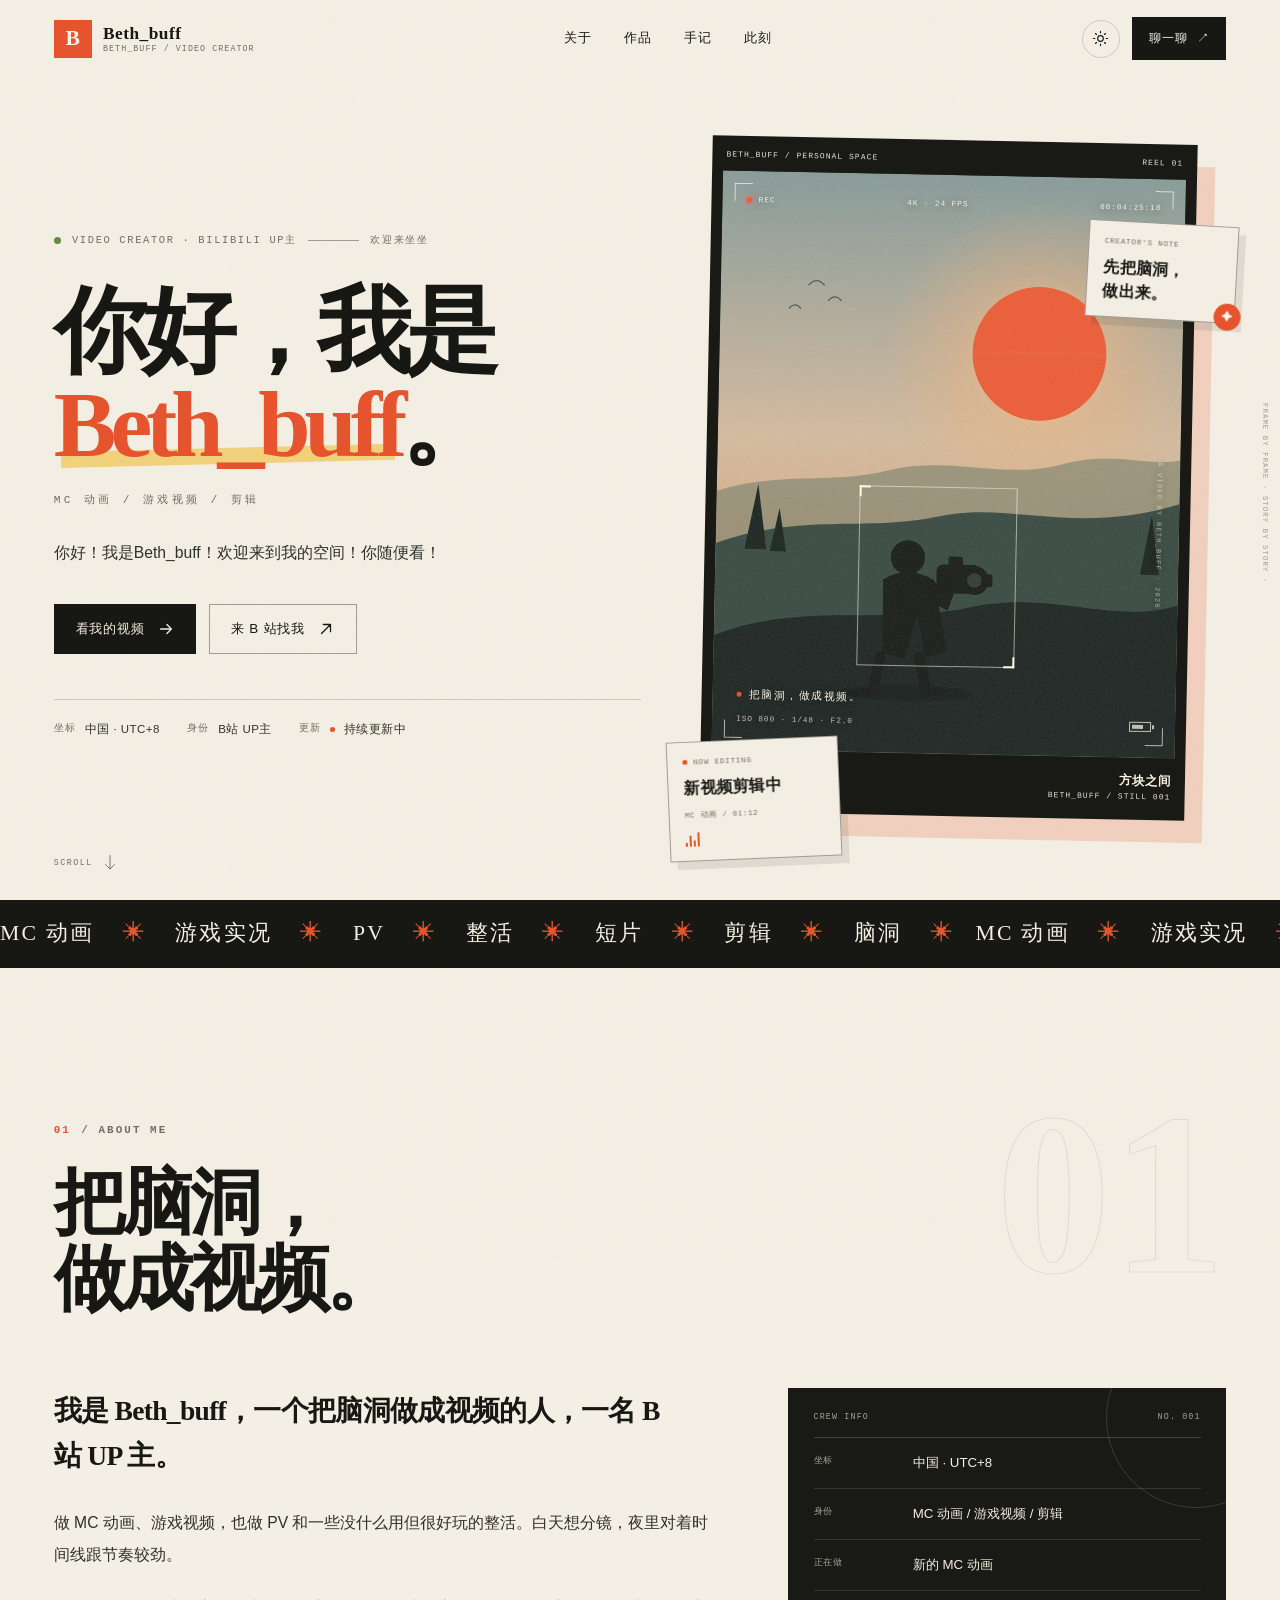
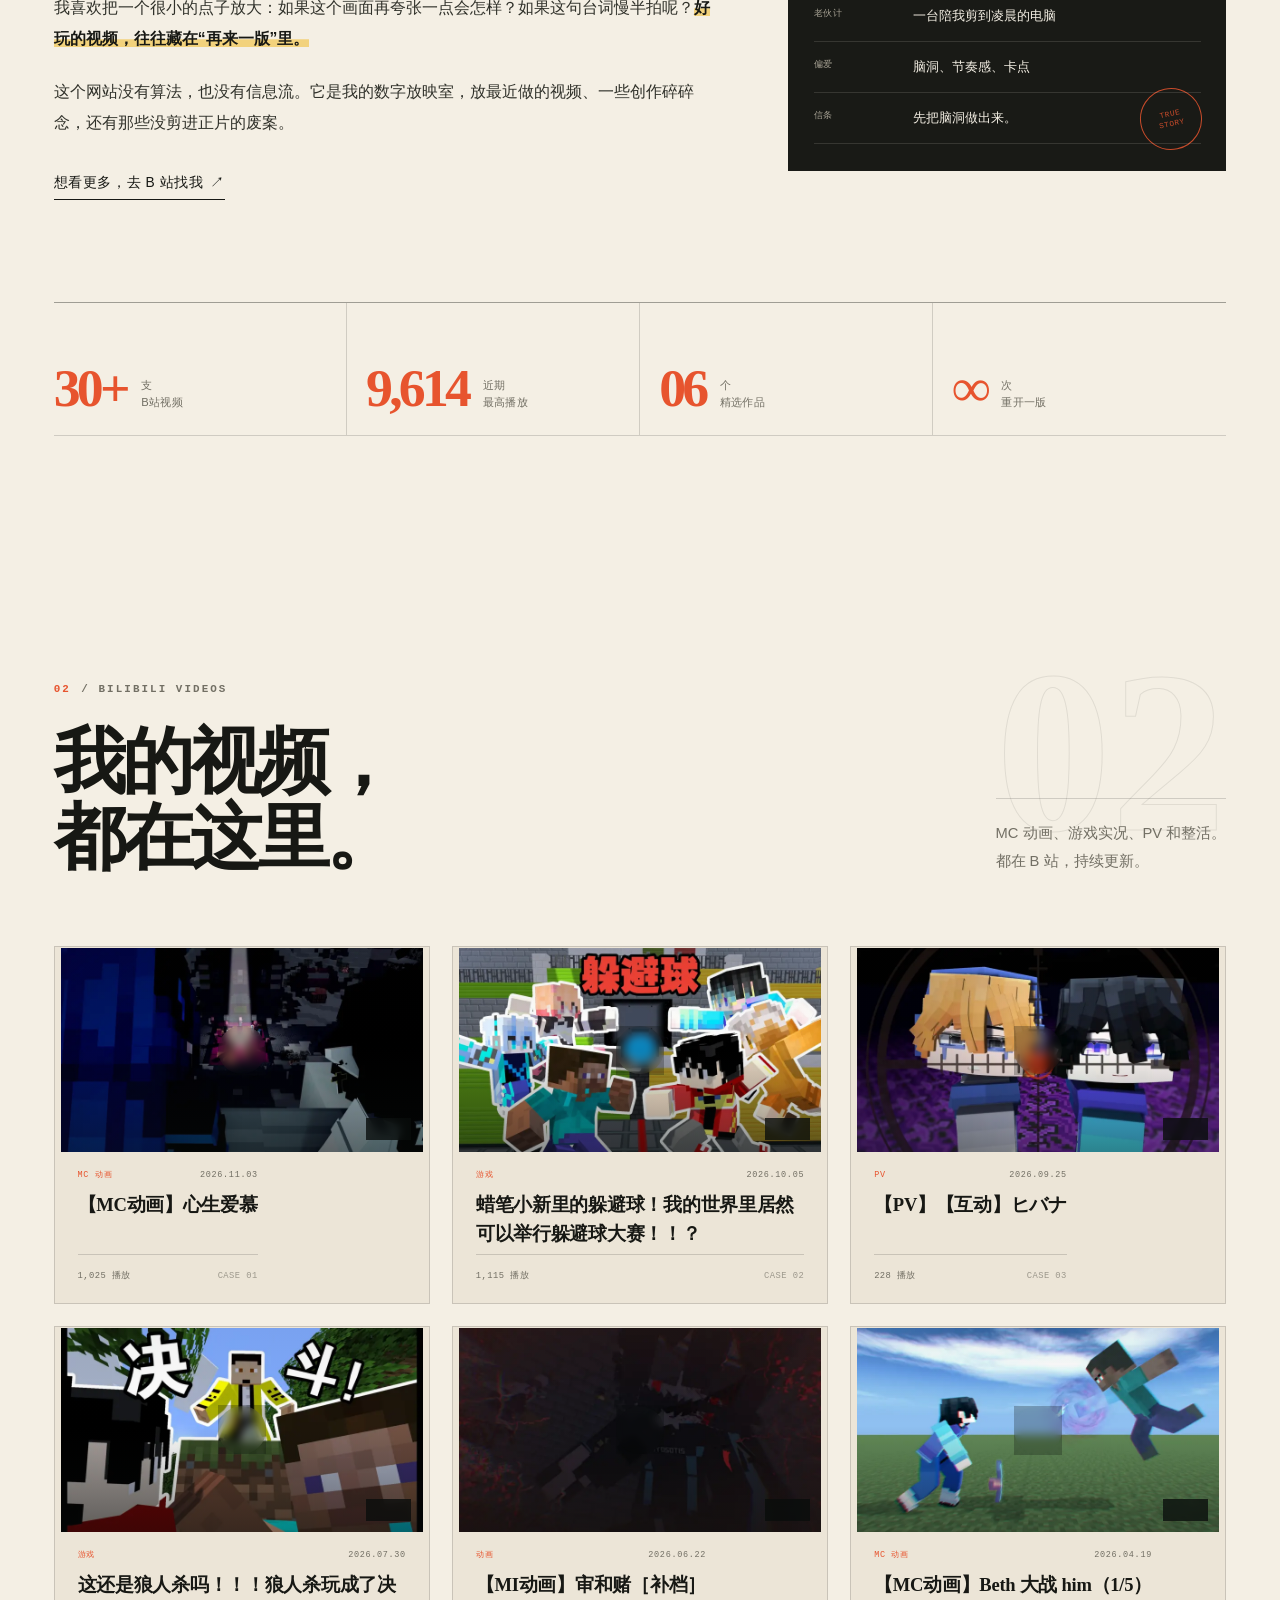
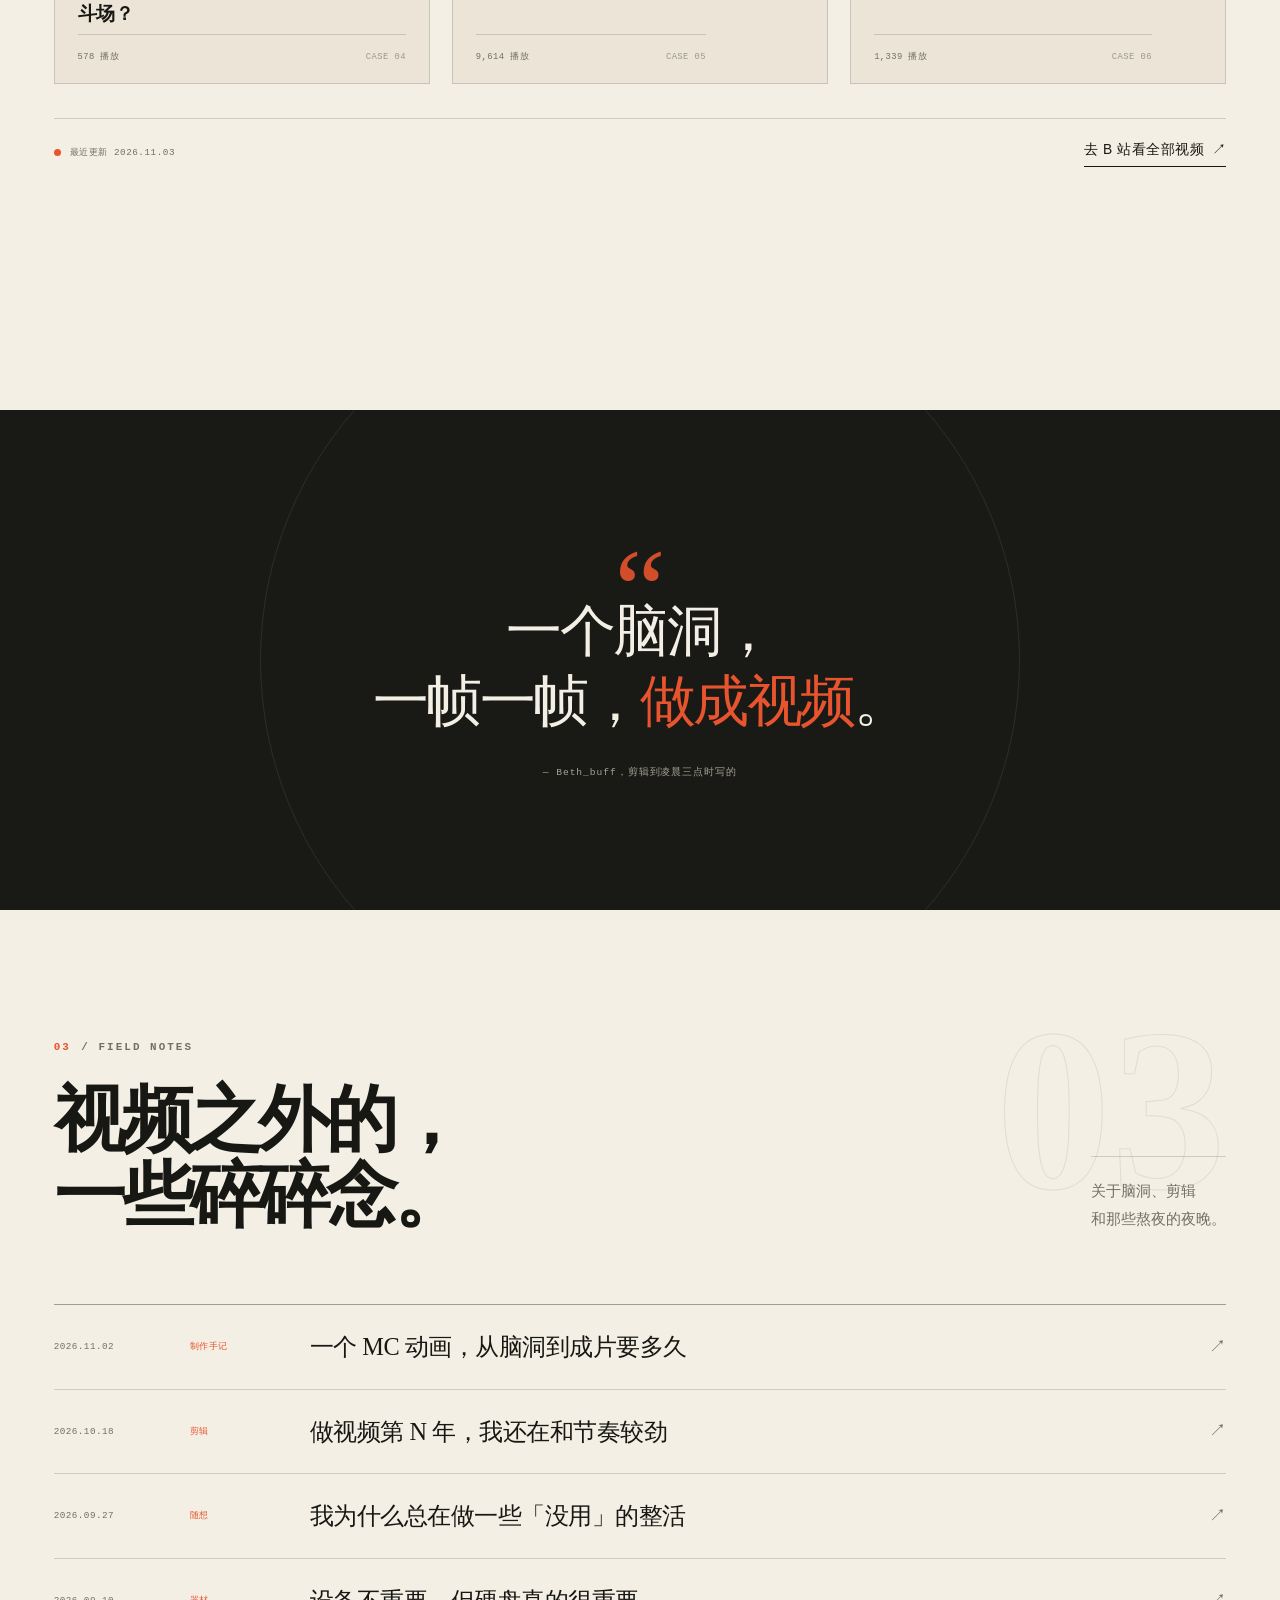
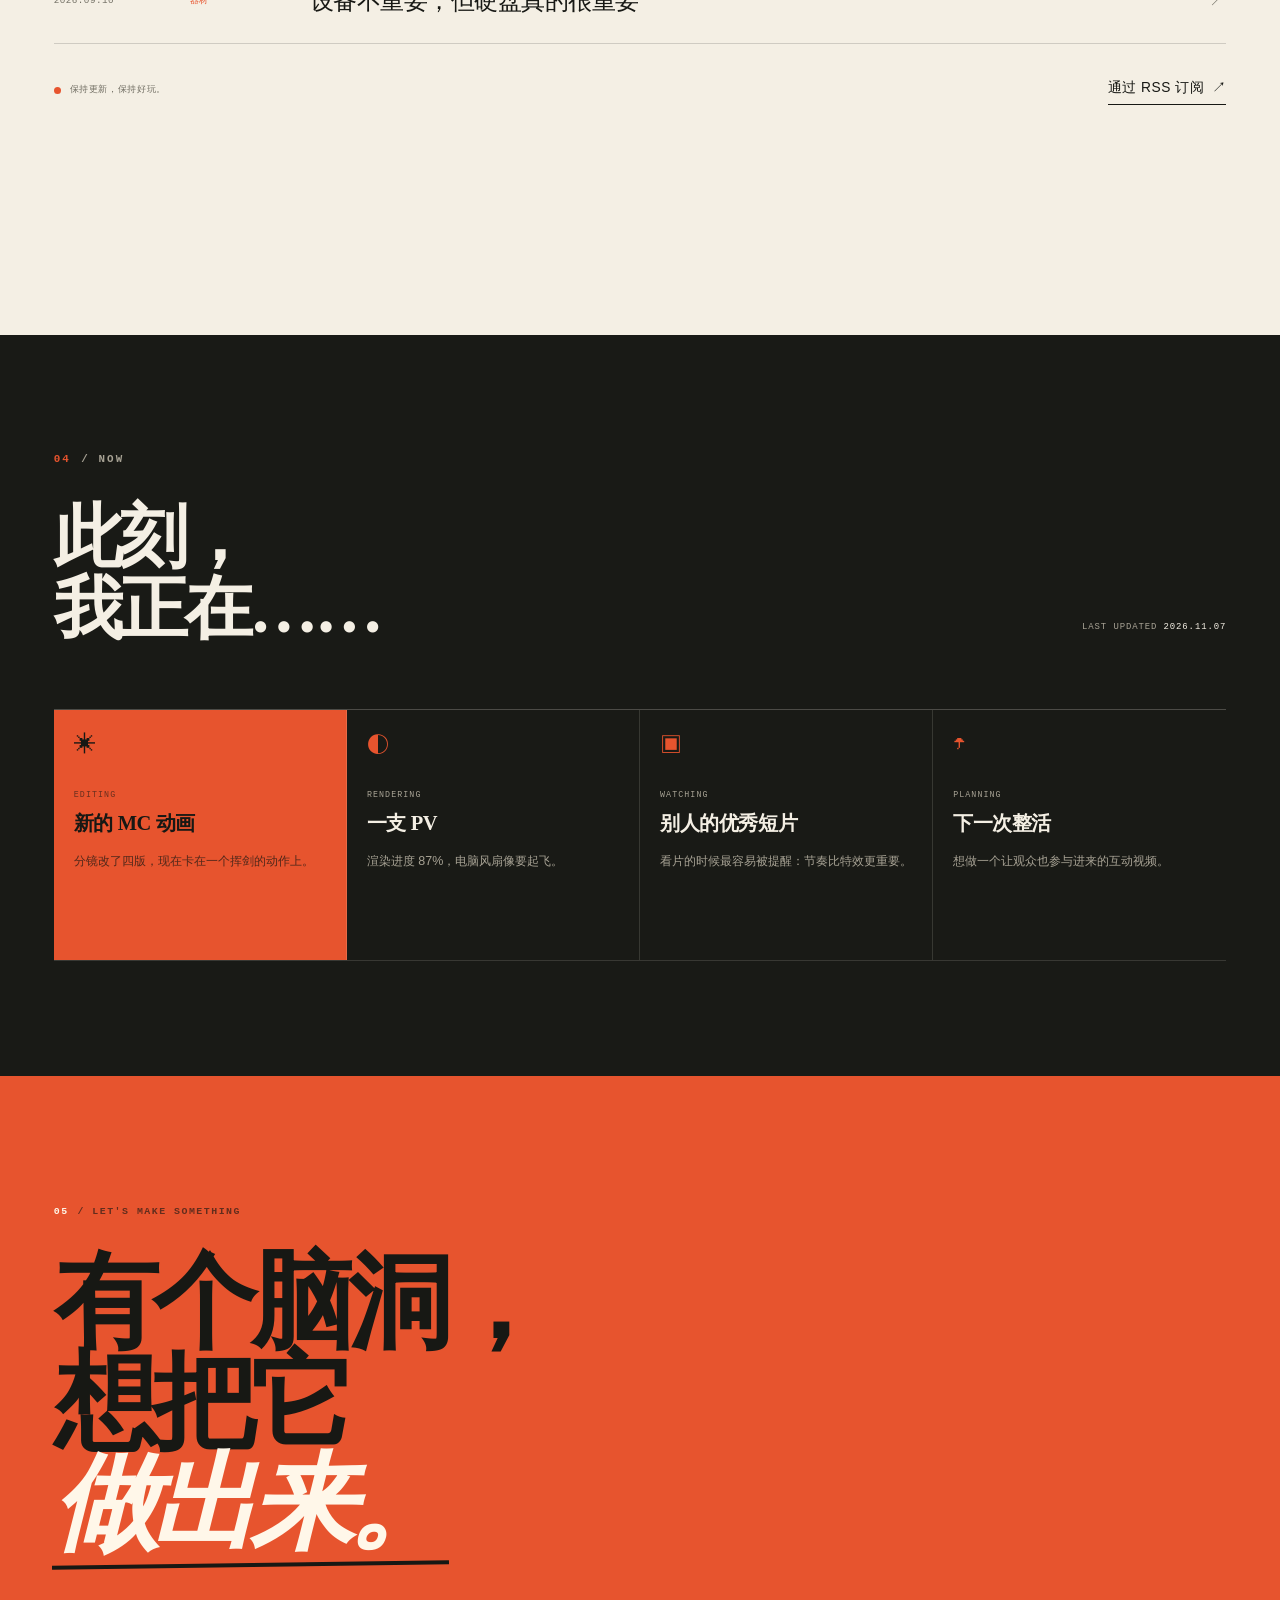
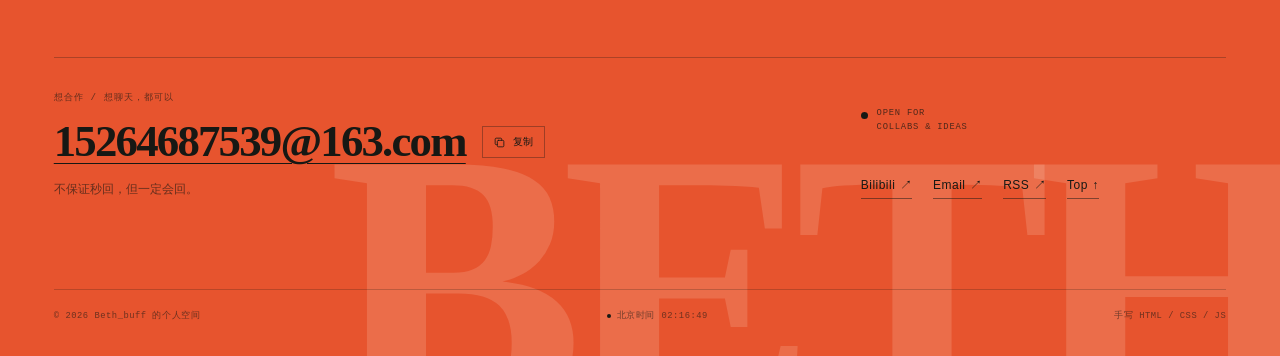
<file: index.html>
<!DOCTYPE html>
<html lang="zh-CN" data-theme="light">
<head>
  <meta charset="UTF-8">
  <meta name="viewport" content="width=device-width, initial-scale=1.0">
  <title>Beth_buff 的个人空间 · 视频创作者</title>
  <link rel="canonical" href="https://beth-buff-space.netlify.app/">
  <meta property="og:url" content="https://beth-buff-space.netlify.app/">
  <meta name="description" content="你好！我是Beth_buff！欢迎来到我的空间！你随便看！">
  <meta name="author" content="Beth_buff">
  <meta name="theme-color" content="#f4efe4" media="(prefers-color-scheme: light)">
  <meta name="theme-color" content="#141511" media="(prefers-color-scheme: dark)">
  <meta property="og:type" content="website">
  <meta property="og:title" content="Beth_buff 的个人空间 · 视频创作者">
  <meta property="og:description" content="你好！我是Beth_buff！欢迎来到我的空间！你随便看！">
  <meta property="og:image" content="https://beth-buff-space.netlify.app/og.png">
  <meta property="og:image:width" content="1200">
  <meta property="og:image:height" content="630">
  <meta property="og:image:alt" content="Beth_buff 的个人空间：Beth_buff，视频创作者">
  <meta property="og:locale" content="zh_CN">
  <meta name="twitter:card" content="summary_large_image">
  <meta name="twitter:title" content="Beth_buff 的个人空间 · 视频创作者">
  <meta name="twitter:description" content="你好！我是Beth_buff！欢迎来到我的空间！你随便看！">
  <meta name="twitter:image" content="https://beth-buff-space.netlify.app/og.png">
  <link rel="icon" href="./favicon.svg" type="image/svg+xml">
  <link rel="manifest" href="./site.webmanifest">
  <link rel="alternate" type="application/rss+xml" title="Beth_buff 的个人空间 · RSS" href="./feed.xml">
  <link rel="stylesheet" href="./assets/css/style.css?v=20261107d">
  <script>
    (() => {
      try {
        const saved = localStorage.getItem("bethbuff-theme");
        const theme = saved || (window.matchMedia("(prefers-color-scheme: dark)").matches ? "dark" : "light");
        document.documentElement.setAttribute("data-theme", theme);
      } catch (error) { /* keep default */ }
      document.documentElement.classList.add("js");
    })();
  </script>
</head>
<body>
  <a class="skip-link" href="#main">跳到主要内容</a>
  <div class="scroll-progress" aria-hidden="true"><span id="scroll-progress"></span></div>

  <header class="site-header" id="site-header">
    <a class="brand" href="#top" aria-label="Beth_buff 的个人空间，回到首页">
      <span class="brand-mark" aria-hidden="true">B</span>
      <span class="brand-copy">
        <strong>Beth_buff</strong>
        <small>BETH_BUFF / VIDEO CREATOR</small>
      </span>
    </a>

    <nav class="desktop-nav" aria-label="主要导航">
      <a href="#about" data-nav="about">关于</a>
      <a href="#work" data-nav="work">作品</a>
      <a href="#notes" data-nav="notes">手记</a>
      <a href="#now" data-nav="now">此刻</a>
    </nav>

    <div class="header-actions">
      <button class="theme-toggle" id="theme-toggle" type="button" aria-label="切换深色模式" aria-pressed="false">
        <svg class="icon-sun" viewBox="0 0 24 24" aria-hidden="true">
          <circle cx="12" cy="12" r="4"></circle>
          <path d="M12 2v2M12 20v2M4.93 4.93l1.42 1.42M17.66 17.66l1.41 1.41M2 12h2M20 12h2M4.93 19.07l1.42-1.42M17.66 6.34l1.41-1.41"></path>
        </svg>
        <svg class="icon-moon" viewBox="0 0 24 24" aria-hidden="true">
          <path d="M20.5 14.5A8.5 8.5 0 0 1 9.5 3.5a8.5 8.5 0 1 0 11 11Z"></path>
        </svg>
      </button>
      <a class="header-cta" href="#contact">聊一聊 <span aria-hidden="true">↗</span></a>
      <button class="menu-toggle" id="menu-toggle" type="button" aria-label="打开菜单" aria-expanded="false" aria-controls="mobile-menu">
        <span></span><span></span>
      </button>
    </div>
  </header>

  <div class="mobile-menu" id="mobile-menu" aria-hidden="true">
    <nav aria-label="移动端导航">
      <a href="#about"><span>01</span>关于</a>
      <a href="#work"><span>02</span>作品</a>
      <a href="#notes"><span>03</span>手记</a>
      <a href="#now"><span>04</span>此刻</a>
      <a href="#contact"><span>05</span>联系</a>
    </nav>
    <div class="mobile-menu-foot">
      <p>中国 · UTC+8 <span id="mobile-time">--:--</span></p>
      <a href="mailto:15264687539@163.com">15264687539@163.com</a>
    </div>
  </div>

  <main id="main">
    <section class="hero" id="top" aria-labelledby="hero-title">
      <div class="hero-grid">
        <div class="hero-copy">
          <p class="eyebrow hero-eyebrow">
            <span class="status-dot" aria-hidden="true"></span>
            VIDEO CREATOR · BILIBILI UP主
            <span class="eyebrow-rule" aria-hidden="true"></span>
            欢迎来坐坐
          </p>

          <h1 id="hero-title">
            <span class="hero-line">你好，我是</span>
            <span class="hero-line hero-line--accent"><em>Beth_buff</em><span class="title-dot">。</span></span>
          </h1>

          <p class="hero-role">MC 动画 / 游戏视频 / 剪辑</p>

          <p class="hero-lede">
            你好！我是Beth_buff！欢迎来到我的空间！你随便看！
          </p>

          <div class="hero-actions">
            <a class="button button--primary" href="#work">
              看我的视频
              <svg viewBox="0 0 20 20" aria-hidden="true"><path d="M4 10h11M11 5l5 5-5 5"></path></svg>
            </a>
            <a class="button button--ghost" href="https://space.bilibili.com/169864509" target="_blank" rel="noopener noreferrer">
              来 B 站找我
              <svg viewBox="0 0 20 20" aria-hidden="true"><path d="M5 15 15 5M7 5h8v8"></path></svg>
            </a>
          </div>

          <ul class="hero-meta" aria-label="站点信息">
            <li><span class="meta-label">坐标</span>中国 · UTC+8</li>
            <li><span class="meta-label">身份</span>B站 UP主</li>
            <li><span class="meta-label">更新</span><span class="live-dot" aria-hidden="true"></span>持续更新中</li>
          </ul>
        </div>

        <div class="hero-visual">
          <div class="poster-wrap" id="poster-wrap">
            <figure class="poster" aria-label="夜色中的取景器：一个人拿着相机，面对日出">
              <div class="poster-top">
                <span>BETH_BUFF / PERSONAL SPACE</span>
                <span>REEL 01</span>
              </div>

              <div class="poster-frame">
                <svg class="poster-scene" viewBox="0 0 520 640" preserveAspectRatio="xMidYMid slice" aria-hidden="true">
                  <defs>
                    <linearGradient id="heroSky" x1="0" y1="0" x2="0" y2="1">
                      <stop offset="0" stop-color="#879b99"></stop>
                      <stop offset=".46" stop-color="#d7bd9e"></stop>
                      <stop offset="1" stop-color="#e58b5e"></stop>
                    </linearGradient>
                    <radialGradient id="heroSunGlow" cx=".5" cy=".5" r=".5">
                      <stop offset="0" stop-color="#ffe1b0" stop-opacity=".95"></stop>
                      <stop offset=".5" stop-color="#f7b57b" stop-opacity=".4"></stop>
                      <stop offset="1" stop-color="#f7b57b" stop-opacity="0"></stop>
                    </radialGradient>
                    <filter id="heroGrain">
                      <feTurbulence type="fractalNoise" baseFrequency=".85" numOctaves="3" stitchTiles="stitch"></feTurbulence>
                      <feColorMatrix type="saturate" values="0"></feColorMatrix>
                    </filter>
                    <filter id="softBlur"><feGaussianBlur stdDeviation="12"></feGaussianBlur></filter>
                  </defs>
                  <rect width="520" height="640" fill="url(#heroSky)"></rect>
                  <circle cx="358" cy="196" r="170" fill="url(#heroSunGlow)"></circle>
                  <circle cx="358" cy="196" r="74" fill="#f05a32"></circle>
                  <rect x="40" y="194" width="400" height="3" fill="#ffe2ba" opacity=".35" filter="url(#softBlur)"></rect>
                  <path d="M0 356C74 330 128 346 194 328s128 8 190-10 94 2 136-8v330H0Z" fill="#697862" opacity=".55"></path>
                  <path d="M0 414c95-38 168-17 250-36s150 20 270-20v282H0Z" fill="#35473f"></path>
                  <path d="M0 516c95-42 190-16 286-38s160 18 234-8v170H0Z" fill="#19211e"></path>
                  <g fill="#17201c">
                    <path d="M36 418l14-72 10 72Z"></path>
                    <path d="M64 420l10-48 8 48Z"></path>
                    <path d="M474 438l12-66 9 66Z"></path>
                  </g>
                  <g class="poster-figure">
                    <ellipse cx="218" cy="574" rx="74" ry="9" fill="#0c100e" opacity=".35"></ellipse>
                    <circle cx="217" cy="424" r="19" fill="#141815"></circle>
                    <path d="M190 449c18-12 38-12 57 0l15 78-24 7-9-47-13 49-25-6Z" fill="#141815"></path>
                    <path d="M243 449l26 13-7 20-23-12Z" fill="#141815"></path>
                    <rect x="249" y="431" width="48" height="32" rx="7" fill="#141815"></rect>
                    <rect x="262" y="422" width="16" height="11" rx="2" fill="#141815"></rect>
                    <circle cx="291" cy="448" r="16" fill="#141815"></circle>
                    <circle cx="291" cy="448" r="8" fill="#2d3730"></circle>
                    <rect x="302" y="441" width="9" height="14" rx="3" fill="#141815"></rect>
                    <path d="M188 534l-7 40M232 534l8 38" stroke="#141815" stroke-width="12" stroke-linecap="round"></path>
                    <path d="M181 574h-17M240 572h16" stroke="#141815" stroke-width="7" stroke-linecap="round"></path>
                  </g>
                  <g stroke="#2c332d" stroke-width="1.4" fill="none" opacity=".7" transform="translate(-300 6)">
                    <path d="M401 119c6-7 12-7 18 0"></path>
                    <path d="M423 136c5-6 10-6 15 0"></path>
                    <path d="M380 145c4-5 9-5 13 0"></path>
                  </g>
                  <rect width="520" height="640" filter="url(#heroGrain)" opacity=".18"></rect>
                </svg>

                <div class="poster-hud" aria-hidden="true">
                  <span class="hud-corner hud-corner--tl"></span>
                  <span class="hud-corner hud-corner--tr"></span>
                  <span class="hud-corner hud-corner--bl"></span>
                  <span class="hud-corner hud-corner--br"></span>
                  <div class="hud-top">
                    <span class="rec"><i></i> REC</span>
                    <span>4K · 24 FPS</span>
                    <span id="hero-timecode">00:04:23:08</span>
                  </div>
                  <span class="focus-box"></span>
                  <div class="hud-bottom">
                    <span>ISO 800 · 1/48 · F2.0</span>
                    <span class="battery"><i></i></span>
                  </div>
                </div>

                <div class="scene-caption">
                  <span class="scene-caption-dot" aria-hidden="true"></span>
                  <span>把脑洞，做成视频。</span>
                </div>
                <span class="poster-credit" aria-hidden="true">A VIDEO BY BETH_BUFF · 2026</span>
              </div>

              <figcaption class="poster-bottom">
                <span><b>方块之间</b><br>BETH_BUFF / STILL 001</span>
                <span class="poster-stamp">ROLL<br>001</span>
                <span class="barcode" aria-hidden="true"></span>
              </figcaption>
            </figure>
          </div>

          <aside class="floating-note floating-note--mood" aria-label="创作者手记">
            <span class="note-label">CREATOR'S NOTE</span>
            <p>先把脑洞，<br>做出来。</p>
            <span class="note-spark" aria-hidden="true">✦</span>
          </aside>

          <aside class="floating-note floating-note--now" aria-label="当前制作">
            <span class="note-label"><span class="live-dot" aria-hidden="true"></span> NOW EDITING</span>
            <p>新视频剪辑中<br><small>MC 动画 / 01:12</small></p>
            <span class="mini-bars" aria-hidden="true"><i></i><i></i><i></i><i></i></span>
          </aside>

          <span class="orbit-text" aria-hidden="true">FRAME BY FRAME · STORY BY STORY · </span>
        </div>
      </div>

      <a class="scroll-cue" href="#about" aria-label="向下滚动到关于我">
        <span>SCROLL</span>
        <svg viewBox="0 0 16 24" aria-hidden="true"><path d="M8 2v18M2 14l6 6 6-6"></path></svg>
      </a>
    </section>

    <div class="marquee" aria-hidden="true">
      <div class="marquee-track">
        <span>MC 动画 <b>✳</b> 游戏实况 <b>✳</b> PV <b>✳</b> 整活 <b>✳</b> 短片 <b>✳</b> 剪辑 <b>✳</b> 脑洞 <b>✳</b></span>
        <span>MC 动画 <b>✳</b> 游戏实况 <b>✳</b> PV <b>✳</b> 整活 <b>✳</b> 短片 <b>✳</b> 剪辑 <b>✳</b> 脑洞 <b>✳</b></span>
      </div>
    </div>

    <section class="section about" id="about" aria-labelledby="about-title">
      <header class="section-head" data-reveal>
        <p class="kicker"><span>01</span> / ABOUT ME</p>
        <h2 id="about-title">把脑洞，<br>做成视频。</h2>
        <p class="section-index" aria-hidden="true">01</p>
      </header>

      <div class="about-grid">
        <div class="about-story" data-reveal>
          <p class="about-lead">我是 Beth_buff，一个把脑洞做成视频的人，一名 B 站 UP 主。</p>
          <p>做 MC 动画、游戏视频，也做 PV 和一些没什么用但很好玩的整活。白天想分镜，夜里对着时间线跟节奏较劲。</p>
          <p>我喜欢把一个很小的点子放大：如果这个画面再夸张一点会怎样？如果这句台词慢半拍呢？<strong>好玩的视频，往往藏在“再来一版”里。</strong></p>
          <p>这个网站没有算法，也没有信息流。它是我的数字放映室，放最近做的视频、一些创作碎碎念，还有那些没剪进正片的废案。</p>
          <a class="text-link" href="#contact">想看更多，去 B 站找我 <span aria-hidden="true">↗</span></a>
        </div>

        <aside class="about-facts" data-reveal aria-label="关于我的一些事实">
          <div class="facts-head">
            <span>CREW INFO</span>
            <span>NO. 001</span>
          </div>
          <dl>
            <div>
              <dt>坐标</dt>
              <dd>中国 · UTC+8</dd>
            </div>
            <div>
              <dt>身份</dt>
              <dd>MC 动画 / 游戏视频 / 剪辑</dd>
            </div>
            <div>
              <dt>正在做</dt>
              <dd>新的 MC 动画</dd>
            </div>
            <div>
              <dt>老伙计</dt>
              <dd>一台陪我剪到凌晨的电脑</dd>
            </div>
            <div>
              <dt>偏爱</dt>
              <dd>脑洞、节奏感、卡点</dd>
            </div>
            <div>
              <dt>信条</dt>
              <dd>先把脑洞做出来。</dd>
            </div>
          </dl>
          <span class="facts-stamp" aria-hidden="true">TRUE<br>STORY</span>
        </aside>
      </div>

      <ul class="stats" data-reveal aria-label="一些数字">
        <li>
          <strong data-count="30" data-suffix="+">30+</strong>
          <span>支<br>B站视频</span>
        </li>
        <li>
          <strong data-count="9614">9,614</strong>
          <span>近期<br>最高播放</span>
        </li>
        <li>
          <strong data-count="6">06</strong>
          <span>个<br>精选作品</span>
        </li>
        <li>
          <strong>∞</strong>
          <span>次<br>重开一版</span>
        </li>
      </ul>
    </section>

    <section class="section work videos" id="work" aria-labelledby="work-title">
      <header class="section-head section-head--split" data-reveal>
        <div>
          <p class="kicker"><span>02</span> / BILIBILI VIDEOS</p>
          <h2 id="work-title">我的视频，<br>都在这里。</h2>
        </div>
        <p class="section-note">MC 动画、游戏实况、PV 和整活。<br>都在 B 站，持续更新。</p>
        <p class="section-index" aria-hidden="true">02</p>
      </header>

      <div class="video-grid">
        <article class="video-card" data-reveal>
          <button class="video-open" type="button" data-bvid="BV14G4u6gEEj" aria-haspopup="dialog" aria-label="播放视频：【MC动画】心生爱慕">
            <div class="video-cover">
              <img src="./assets/img/videos/BV14G4u6gEEj.webp" alt="【MC动画】心生爱慕 视频封面" width="800" height="450" loading="lazy">
              <span class="video-duration">00:54</span>
              <span class="video-play-icon" aria-hidden="true">▶</span>
            </div>
            <div class="video-copy">
              <div class="video-topline">
                <span class="video-tag">MC 动画</span>
                <span class="video-date">2026.11.03</span>
              </div>
              <h3>【MC动画】心生爱慕</h3>
              <p class="video-stats"><span>1,025 播放</span><span>CASE 01</span></p>
            </div>
          </button>
        </article>
        <article class="video-card" data-reveal>
          <button class="video-open" type="button" data-bvid="BV1ZfHs6sEJp" aria-haspopup="dialog" aria-label="播放视频：蜡笔小新里的躲避球！我的世界里居然可以举行躲避球大赛！！？">
            <div class="video-cover">
              <img src="./assets/img/videos/BV1ZfHs6sEJp.webp" alt="蜡笔小新里的躲避球！我的世界里居然可以举行躲避球大赛！！？ 视频封面" width="800" height="450" loading="lazy">
              <span class="video-duration">03:42</span>
              <span class="video-play-icon" aria-hidden="true">▶</span>
            </div>
            <div class="video-copy">
              <div class="video-topline">
                <span class="video-tag">游戏</span>
                <span class="video-date">2026.10.05</span>
              </div>
              <h3>蜡笔小新里的躲避球！我的世界里居然可以举行躲避球大赛！！？</h3>
              <p class="video-stats"><span>1,115 播放</span><span>CASE 02</span></p>
            </div>
          </button>
        </article>
        <article class="video-card" data-reveal>
          <button class="video-open" type="button" data-bvid="BV1s9h16QEvU" aria-haspopup="dialog" aria-label="播放视频：【PV】【互动】ヒバナ">
            <div class="video-cover">
              <img src="./assets/img/videos/BV1s9h16QEvU.webp" alt="【PV】【互动】ヒバナ 视频封面" width="800" height="450" loading="lazy">
              <span class="video-duration">06:48</span>
              <span class="video-play-icon" aria-hidden="true">▶</span>
            </div>
            <div class="video-copy">
              <div class="video-topline">
                <span class="video-tag">PV</span>
                <span class="video-date">2026.09.25</span>
              </div>
              <h3>【PV】【互动】ヒバナ</h3>
              <p class="video-stats"><span>228 播放</span><span>CASE 03</span></p>
            </div>
          </button>
        </article>
        <article class="video-card" data-reveal>
          <button class="video-open" type="button" data-bvid="BV1yx3t6EEv1" aria-haspopup="dialog" aria-label="播放视频：这还是狼人杀吗！！！狼人杀玩成了决斗场？">
            <div class="video-cover">
              <img src="./assets/img/videos/BV1yx3t6EEv1.webp" alt="这还是狼人杀吗！！！狼人杀玩成了决斗场？ 视频封面" width="800" height="450" loading="lazy">
              <span class="video-duration">05:11</span>
              <span class="video-play-icon" aria-hidden="true">▶</span>
            </div>
            <div class="video-copy">
              <div class="video-topline">
                <span class="video-tag">游戏</span>
                <span class="video-date">2026.07.30</span>
              </div>
              <h3>这还是狼人杀吗！！！狼人杀玩成了决斗场？</h3>
              <p class="video-stats"><span>578 播放</span><span>CASE 04</span></p>
            </div>
          </button>
        </article>
        <article class="video-card" data-reveal>
          <button class="video-open" type="button" data-bvid="BV1tw7w6hERp" aria-haspopup="dialog" aria-label="播放视频：【MI动画】审和赌［补档］">
            <div class="video-cover">
              <img src="./assets/img/videos/BV1tw7w6hERp.webp" alt="【MI动画】审和赌［补档］ 视频封面" width="800" height="450" loading="lazy">
              <span class="video-duration">02:09</span>
              <span class="video-play-icon" aria-hidden="true">▶</span>
            </div>
            <div class="video-copy">
              <div class="video-topline">
                <span class="video-tag">动画</span>
                <span class="video-date">2026.06.22</span>
              </div>
              <h3>【MI动画】审和赌［补档］</h3>
              <p class="video-stats"><span>9,614 播放</span><span>CASE 05</span></p>
            </div>
          </button>
        </article>
        <article class="video-card" data-reveal>
          <button class="video-open" type="button" data-bvid="BV1K1doB5EuR" aria-haspopup="dialog" aria-label="播放视频：【MC动画】Beth 大战 him（1/5）">
            <div class="video-cover">
              <img src="./assets/img/videos/BV1K1doB5EuR.webp" alt="【MC动画】Beth 大战 him（1/5） 视频封面" width="800" height="450" loading="lazy">
              <span class="video-duration">00:51</span>
              <span class="video-play-icon" aria-hidden="true">▶</span>
            </div>
            <div class="video-copy">
              <div class="video-topline">
                <span class="video-tag">MC 动画</span>
                <span class="video-date">2026.04.19</span>
              </div>
              <h3>【MC动画】Beth 大战 him（1/5）</h3>
              <p class="video-stats"><span>1,339 播放</span><span>CASE 06</span></p>
            </div>
          </button>
        </article>
      </div>

      <div class="video-foot" data-reveal>
        <p><span class="live-dot" aria-hidden="true"></span> 最近更新 2026.11.03</p>
        <a class="text-link" href="https://space.bilibili.com/169864509" target="_blank" rel="noopener noreferrer">去 B 站看全部视频 <span aria-hidden="true">↗</span></a>
      </div>
    </section>

    <section class="quote-band" aria-label="创作理念">
      <span class="quote-mark" aria-hidden="true">“</span>
      <p data-reveal>一个脑洞，<br>一帧一帧，<em>做成视频</em>。</p>
      <span class="quote-source" data-reveal>— Beth_buff，剪辑到凌晨三点时写的</span>
    </section>

    <section class="section notes" id="notes" aria-labelledby="notes-title">
      <header class="section-head section-head--split" data-reveal>
        <div>
          <p class="kicker"><span>03</span> / FIELD NOTES</p>
          <h2 id="notes-title">视频之外的，<br>一些碎碎念。</h2>
        </div>
        <p class="section-note">关于脑洞、剪辑<br>和那些熬夜的夜晚。</p>
        <p class="section-index" aria-hidden="true">03</p>
      </header>

      <div class="notes-list" data-reveal>
        <button class="note-row" type="button" data-note="dawn" aria-haspopup="dialog">
          <span class="note-date">2026.11.02</span>
          <span class="note-cat">制作手记</span>
          <span class="note-title">一个 MC 动画，从脑洞到成片要多久</span>
          <span class="note-arrow" aria-hidden="true">↗</span>
        </button>
        <button class="note-row" type="button" data-note="ethics" aria-haspopup="dialog">
          <span class="note-date">2026.10.18</span>
          <span class="note-cat">剪辑</span>
          <span class="note-title">做视频第 N 年，我还在和节奏较劲</span>
          <span class="note-arrow" aria-hidden="true">↗</span>
        </button>
        <button class="note-row" type="button" data-note="walknote" aria-haspopup="dialog">
          <span class="note-date">2026.09.27</span>
          <span class="note-cat">随想</span>
          <span class="note-title">我为什么总在做一些「没用」的整活</span>
          <span class="note-arrow" aria-hidden="true">↗</span>
        </button>
        <button class="note-row" type="button" data-note="gear" aria-haspopup="dialog">
          <span class="note-date">2026.09.10</span>
          <span class="note-cat">器材</span>
          <span class="note-title">设备不重要，但硬盘真的很重要</span>
          <span class="note-arrow" aria-hidden="true">↗</span>
        </button>
      </div>

      <div class="notes-foot" data-reveal>
        <p><span class="live-dot" aria-hidden="true"></span> 保持更新，保持好玩。</p>
        <a class="text-link" href="./feed.xml">通过 RSS 订阅 <span aria-hidden="true">↗</span></a>
      </div>
    </section>

    <section class="section now" id="now" aria-labelledby="now-title">
      <header class="now-head" data-reveal>
        <p class="kicker"><span>04</span> / NOW</p>
        <h2 id="now-title">此刻，<br>我正在……</h2>
        <p class="now-updated">LAST UPDATED <span>2026.11.07</span></p>
      </header>

      <div class="now-grid" data-reveal>
        <article class="now-card now-card--accent">
          <span class="now-icon" aria-hidden="true">✳</span>
          <span class="now-label">EDITING</span>
          <h3>新的 MC 动画</h3>
          <p>分镜改了四版，现在卡在一个挥剑的动作上。</p>
        </article>
        <article class="now-card">
          <span class="now-icon" aria-hidden="true">◐</span>
          <span class="now-label">RENDERING</span>
          <h3>一支 PV</h3>
          <p>渲染进度 87%，电脑风扇像要起飞。</p>
        </article>
        <article class="now-card">
          <span class="now-icon" aria-hidden="true">▣</span>
          <span class="now-label">WATCHING</span>
          <h3>别人的优秀短片</h3>
          <p>看片的时候最容易被提醒：节奏比特效更重要。</p>
        </article>
        <article class="now-card">
          <span class="now-icon" aria-hidden="true">☂</span>
          <span class="now-label">PLANNING</span>
          <h3>下一次整活</h3>
          <p>想做一个让观众也参与进来的互动视频。</p>
        </article>
      </div>
    </section>

    <section class="contact" id="contact" aria-labelledby="contact-title">
      <div class="contact-inner">
        <p class="contact-kicker" data-reveal><span>05</span> / LET'S MAKE SOMETHING</p>
        <h2 id="contact-title" data-reveal>有个脑洞，<br>想把它<em>做出来。</em></h2>

        <div class="contact-bottom" data-reveal>
          <div class="contact-mail">
            <span class="contact-label">想合作 / 想聊天，都可以</span>
            <div class="mail-row">
              <a href="mailto:15264687539@163.com" class="mail-link">15264687539@163.com</a>
              <button class="copy-btn" id="copy-email" type="button" data-email="15264687539@163.com" aria-label="复制邮箱地址">
                <svg viewBox="0 0 24 24" aria-hidden="true"><rect x="8" y="8" width="12" height="12" rx="2"></rect><path d="M16 8V6a2 2 0 0 0-2-2H6a2 2 0 0 0-2 2v8a2 2 0 0 0 2 2h2"></path></svg>
                <span>复制</span>
              </button>
            </div>
            <p>不保证秒回，但一定会回。</p>
          </div>

          <div class="contact-side">
            <div class="availability">
              <span class="live-dot" aria-hidden="true"></span>
              <span>OPEN FOR<br>COLLABS & IDEAS</span>
            </div>
            <ul class="contact-links">
              <li><a href="https://space.bilibili.com/169864509" target="_blank" rel="noopener noreferrer">Bilibili <span aria-hidden="true">↗</span></a></li>
              <li><a href="mailto:15264687539@163.com">Email <span aria-hidden="true">↗</span></a></li>
              <li><a href="./feed.xml">RSS <span aria-hidden="true">↗</span></a></li>
              <li><a href="#top">Top <span aria-hidden="true">↑</span></a></li>
            </ul>
          </div>
        </div>

        <div class="contact-footer">
          <p>© <span id="year">2026</span> Beth_buff 的个人空间</p>
          <p class="contact-local"><span class="live-dot" aria-hidden="true"></span> 北京时间 <span id="local-time">--:--:--</span></p>
          <p>手写 HTML / CSS / JS</p>
        </div>
      </div>
      <span class="contact-watermark" aria-hidden="true">BETH</span>
    </section>
  </main>

  <dialog class="dialog" id="detail-dialog" aria-labelledby="dialog-title">
    <div class="dialog-shell">
      <button class="dialog-close" id="dialog-close" type="button" aria-label="关闭详情">
        <svg viewBox="0 0 24 24" aria-hidden="true"><path d="M5 5l14 14M19 5 5 19"></path></svg>
      </button>
      <div class="dialog-head">
        <p class="dialog-kicker" id="dialog-kicker">CASE STUDY</p>
        <h2 id="dialog-title">项目标题</h2>
        <p class="dialog-meta" id="dialog-meta"></p>
      </div>
      <div class="dialog-visual" id="dialog-visual" aria-hidden="true"></div>
      <div class="dialog-body" id="dialog-body"></div>
      <div class="dialog-foot">
        <a class="button button--primary" href="mailto:15264687539@163.com?subject=想聊聊一个故事">写封信给我 <svg viewBox="0 0 20 20" aria-hidden="true"><path d="M4 10h11M11 5l5 5-5 5"></path></svg></a>
        <button class="text-button" id="dialog-dismiss" type="button">回到页面</button>
      </div>
    </div>
  </dialog>

  <dialog class="dialog video-dialog" id="video-dialog" aria-labelledby="video-dialog-title">
    <div class="dialog-shell dialog-shell--video">
      <button class="dialog-close" id="video-dialog-close" type="button" aria-label="关闭视频">
        <svg viewBox="0 0 24 24" aria-hidden="true"><path d="M5 5l14 14M19 5 5 19"></path></svg>
      </button>
      <div class="video-dialog-head">
        <p class="kicker">BILIBILI / NOW PLAYING</p>
        <h2 id="video-dialog-title">视频标题</h2>
        <p class="video-dialog-meta" id="video-dialog-meta"></p>
      </div>
      <div class="video-player" id="video-player">
        <img class="video-modal-poster" id="video-poster" alt="" width="800" height="450">
        <button class="video-start" id="video-start" type="button" aria-label="播放视频">
          <span aria-hidden="true">▶</span>
          <em>点击播放</em>
        </button>
        <iframe id="video-iframe" title="Bilibili 视频播放器" allow="autoplay; fullscreen; picture-in-picture" allowfullscreen loading="lazy"></iframe>
      </div>
      <p class="video-player-note">点击播放会在新标签页打开 B 站视频。</p>
      <div class="video-dialog-foot">
        <a class="button button--primary" id="video-external" href="https://space.bilibili.com/169864509" target="_blank" rel="noopener noreferrer">在 B 站观看 <svg viewBox="0 0 20 20" aria-hidden="true"><path d="M5 15 15 5M7 5h8v8"></path></svg></a>
        <button class="text-button" id="video-dialog-dismiss" type="button">关闭播放器</button>
      </div>
    </div>
  </dialog>

  <div class="toast" id="toast" role="status" aria-live="polite">邮箱已复制</div>

  <noscript>
    <div class="noscript">这个站点的大部分内容无需 JavaScript 也能阅读，但交互效果需要开启 JavaScript。</div>
  </noscript>

  <script src="./assets/js/main.js?v=20261107e" defer></script>
</body>
</html>
</file>
<file: assets/css/style.css>
/* =========================================================
   Beth_buff的个人空间 — 影像创作者
   Handwritten HTML / CSS / JS
   ========================================================= */

/* ---------- 01. Design tokens ---------- */
:root {
  --paper: #f4efe4;
  --paper-2: #ece5d7;
  --paper-3: #e3dbcb;
  --ink: #171814;
  --ink-2: #30312a;
  --muted: #726f64;
  --line: rgba(23, 24, 20, 0.16);
  --line-strong: rgba(23, 24, 20, 0.38);
  --accent: #e7542e;
  --accent-2: #ef6a43;
  --accent-soft: #f6c4ae;
  --sage: #c6d0bd;
  --butter: #f2d27c;
  --panel: #191a16;
  --panel-fg: #f4efe4;
  --panel-muted: #a7a294;
  --display: "Songti SC", "Noto Serif SC", "Source Han Serif SC", "STSong", "SimSun", serif;
  --sans: "PingFang SC", "Hiragino Sans GB", "Microsoft YaHei", "Noto Sans SC", sans-serif;
  --mono: "SFMono-Regular", "Cascadia Code", "Roboto Mono", "Liberation Mono", monospace;
  --max: 1440px;
  --gutter: clamp(1.25rem, 4.2vw, 4.5rem);
  --header-h: 78px;
  --ease-out: cubic-bezier(0.22, 1, 0.36, 1);
  --ease-soft: cubic-bezier(0.4, 0, 0.2, 1);
  color-scheme: light;
}

[data-theme="dark"] {
  --paper: #141511;
  --paper-2: #1c1d18;
  --paper-3: #24251f;
  --ink: #f0ebdf;
  --ink-2: #d2ccbe;
  --muted: #9b9586;
  --line: rgba(240, 235, 223, 0.15);
  --line-strong: rgba(240, 235, 223, 0.34);
  --accent: #f06a43;
  --accent-2: #f47c56;
  --accent-soft: #5d2d20;
  --sage: #293128;
  --butter: #e2c36c;
  --panel: #1d1e19;
  --panel-fg: #f0ebdf;
  --panel-muted: #9b9586;
  color-scheme: dark;
}

/* ---------- 02. Reset & base ---------- */
*,
*::before,
*::after {
  box-sizing: border-box;
}

html {
  scroll-behavior: smooth;
  -webkit-text-size-adjust: 100%;
}

body {
  margin: 0;
  min-width: 320px;
  overflow-x: clip;
  background: var(--paper);
  color: var(--ink);
  font-family: var(--sans);
  font-size: 16px;
  line-height: 1.7;
  -webkit-font-smoothing: antialiased;
  text-rendering: optimizeLegibility;
  transition: background-color 0.45s var(--ease-soft), color 0.45s var(--ease-soft);
}

body::before {
  content: "";
  position: fixed;
  inset: -40%;
  z-index: 1000;
  pointer-events: none;
  opacity: 0.055;
  background-image: url("data:image/svg+xml,%3Csvg xmlns='http://www.w3.org/2000/svg' width='300' height='300'%3E%3Cfilter id='n'%3E%3CfeTurbulence type='fractalNoise' baseFrequency='.9' numOctaves='4' stitchTiles='stitch'/%3E%3C/filter%3E%3Crect width='100%25' height='100%25' filter='url(%23n)' opacity='.7'/%3E%3C/svg%3E");
  mix-blend-mode: multiply;
}

[data-theme="dark"] body::before {
  opacity: 0.05;
  mix-blend-mode: screen;
}

body.nav-open,
body.dialog-open {
  overflow: hidden;
}

::selection {
  background: var(--accent);
  color: #fff7e9;
}

img,
svg {
  display: block;
  max-width: 100%;
}

a {
  color: inherit;
  text-decoration: none;
}

button,
input,
textarea,
select {
  font: inherit;
  color: inherit;
}

button {
  border: 0;
  background: none;
  cursor: pointer;
}

h1,
h2,
h3,
h4,
p,
ul,
ol,
figure,
dl,
dd {
  margin: 0;
}

ul,
ol {
  padding: 0;
  list-style: none;
}

strong,
b {
  font-weight: 700;
}

em {
  font-style: normal;
}

:focus-visible {
  outline: 2px solid var(--accent);
  outline-offset: 4px;
}

.skip-link {
  position: fixed;
  top: 12px;
  left: 12px;
  z-index: 10000;
  padding: 10px 16px;
  background: var(--ink);
  color: var(--paper);
  font-family: var(--mono);
  font-size: 12px;
  transform: translateY(-160%);
  transition: transform 0.2s ease;
}

.skip-link:focus {
  transform: translateY(0);
}

/* ---------- 03. Utilities ---------- */
.section {
  position: relative;
  width: 100%;
  max-width: var(--max);
  margin: 0 auto;
  padding: clamp(6rem, 10vw, 10rem) var(--gutter);
}

.kicker {
  display: flex;
  align-items: center;
  gap: 0.65rem;
  margin-bottom: 1.6rem;
  color: var(--muted);
  font-family: var(--mono);
  font-size: 0.68rem;
  font-weight: 600;
  letter-spacing: 0.19em;
  text-transform: uppercase;
}

.kicker span {
  color: var(--accent);
}

.section-head {
  position: relative;
  margin-bottom: clamp(3rem, 5.5vw, 5.5rem);
}

.section-head h2 {
  max-width: 15ch;
  font-family: var(--display);
  font-size: clamp(2.85rem, 5.6vw, 5.6rem);
  font-weight: 600;
  line-height: 1.06;
  letter-spacing: -0.055em;
}

.section-head--split {
  display: grid;
  grid-template-columns: minmax(0, 1.25fr) minmax(260px, 0.75fr);
  align-items: end;
  gap: 3rem;
}

.section-note {
  justify-self: end;
  max-width: 22rem;
  padding-top: 1.3rem;
  border-top: 1px solid var(--line);
  color: var(--muted);
  font-size: 0.92rem;
  line-height: 1.9;
}

.section-index {
  position: absolute;
  top: -0.18em;
  right: 0;
  z-index: -1;
  color: transparent;
  font-family: var(--display);
  font-size: clamp(10rem, 18vw, 18rem);
  font-weight: 700;
  line-height: 1;
  opacity: 0.55;
  -webkit-text-stroke: 1px var(--line);
  user-select: none;
}

.live-dot,
.status-dot {
  display: inline-block;
  width: 7px;
  height: 7px;
  border-radius: 50%;
  background: var(--accent);
  box-shadow: 0 0 0 0 rgba(231, 84, 46, 0.5);
  animation: pulse 2.4s infinite;
}

.status-dot {
  background: #648b43;
  box-shadow: 0 0 0 0 rgba(100, 139, 67, 0.45);
}

@keyframes pulse {
  0% { box-shadow: 0 0 0 0 rgba(231, 84, 46, 0.5); }
  65% { box-shadow: 0 0 0 7px rgba(231, 84, 46, 0); }
  100% { box-shadow: 0 0 0 0 rgba(231, 84, 46, 0); }
}

/* ---------- 04. Scroll progress & header ---------- */
.scroll-progress {
  position: fixed;
  top: 0;
  left: 0;
  z-index: 900;
  width: 100%;
  height: 2px;
  pointer-events: none;
}

.scroll-progress span {
  display: block;
  width: 100%;
  height: 100%;
  background: var(--accent);
  transform: scaleX(0);
  transform-origin: 0 50%;
  will-change: transform;
}

.site-header {
  position: fixed;
  top: 0;
  left: 0;
  z-index: 800;
  display: flex;
  align-items: center;
  justify-content: space-between;
  width: 100%;
  height: var(--header-h);
  padding: 0 var(--gutter);
  border-bottom: 1px solid transparent;
  transition: background-color 0.35s ease, border-color 0.35s ease, height 0.35s ease;
}

.site-header.is-scrolled {
  height: 68px;
  border-bottom-color: var(--line);
  background: color-mix(in srgb, var(--paper) 86%, transparent);
  -webkit-backdrop-filter: blur(14px);
  backdrop-filter: blur(14px);
}

.brand {
  display: inline-flex;
  align-items: center;
  gap: 0.7rem;
  flex: none;
}

.brand-mark {
  display: grid;
  place-items: center;
  width: 38px;
  height: 38px;
  background: var(--accent);
  color: #fff7e9;
  font-family: var(--display);
  font-size: 1.35rem;
  font-weight: 700;
  line-height: 1;
  transition: transform 0.35s var(--ease-out), border-radius 0.35s ease;
}

.brand:hover .brand-mark {
  border-radius: 50%;
  transform: rotate(-8deg);
}

.brand-copy {
  display: flex;
  flex-direction: column;
  gap: 0.05rem;
  line-height: 1.1;
}

.brand-copy strong {
  font-family: var(--display);
  font-size: 1.08rem;
  font-weight: 700;
  letter-spacing: 0.03em;
}

.brand-copy small {
  color: var(--muted);
  font-family: var(--mono);
  font-size: 0.52rem;
  letter-spacing: 0.13em;
}

.desktop-nav {
  display: flex;
  align-items: center;
  gap: clamp(1.35rem, 2.5vw, 2.6rem);
}

.desktop-nav a {
  position: relative;
  padding: 0.35rem 0;
  font-size: 0.83rem;
  letter-spacing: 0.08em;
}

.desktop-nav a::after {
  content: "";
  position: absolute;
  bottom: 0;
  left: 0;
  width: 100%;
  height: 1px;
  background: var(--ink);
  transform: scaleX(0);
  transform-origin: 100% 50%;
  transition: transform 0.35s var(--ease-out);
}

.desktop-nav a:hover::after,
.desktop-nav a.is-active::after {
  transform: scaleX(1);
  transform-origin: 0 50%;
}

.desktop-nav a.is-active {
  color: var(--accent);
}

.header-actions {
  display: flex;
  align-items: center;
  gap: 0.8rem;
}

.theme-toggle {
  display: grid;
  place-items: center;
  width: 38px;
  height: 38px;
  border: 1px solid var(--line);
  border-radius: 50%;
  transition: border-color 0.25s ease, background-color 0.25s ease, transform 0.35s var(--ease-out);
}

.theme-toggle:hover {
  border-color: var(--ink);
  background: var(--paper-2);
  transform: rotate(12deg);
}

.theme-toggle svg {
  width: 17px;
  height: 17px;
  fill: none;
  stroke: currentColor;
  stroke-width: 1.6;
  stroke-linecap: round;
  stroke-linejoin: round;
}

.theme-toggle .icon-moon {
  display: none;
}

[data-theme="dark"] .theme-toggle .icon-sun {
  display: none;
}

[data-theme="dark"] .theme-toggle .icon-moon {
  display: block;
}

.header-cta {
  display: inline-flex;
  align-items: center;
  gap: 0.55rem;
  padding: 0.66rem 1.05rem;
  background: var(--ink);
  color: var(--paper);
  font-size: 0.78rem;
  letter-spacing: 0.07em;
  transition: background-color 0.25s ease, color 0.25s ease, transform 0.3s var(--ease-out);
}

.header-cta:hover {
  background: var(--accent);
  color: #fff7e9;
  transform: translateY(-2px);
}

.menu-toggle {
  display: none;
  flex-direction: column;
  justify-content: center;
  gap: 6px;
  width: 38px;
  height: 38px;
  padding: 0 8px;
  border: 1px solid var(--line);
  border-radius: 50%;
}

.menu-toggle span {
  display: block;
  width: 100%;
  height: 1px;
  background: var(--ink);
  transition: transform 0.35s var(--ease-out), opacity 0.2s ease;
}

body.nav-open .menu-toggle span:first-child {
  transform: translateY(3.5px) rotate(45deg);
}

body.nav-open .menu-toggle span:last-child {
  transform: translateY(-3.5px) rotate(-45deg);
}

/* ---------- 05. Mobile menu ---------- */
.mobile-menu {
  position: fixed;
  inset: 0;
  z-index: 700;
  display: flex;
  flex-direction: column;
  justify-content: space-between;
  padding: calc(var(--header-h) + 3rem) var(--gutter) 2.2rem;
  background: var(--paper);
  clip-path: inset(0 0 100% 0);
  visibility: hidden;
  transition: clip-path 0.6s var(--ease-out), visibility 0.6s;
}

body.nav-open .mobile-menu {
  clip-path: inset(0 0 0 0);
  visibility: visible;
}

.mobile-menu nav {
  display: flex;
  flex-direction: column;
}

.mobile-menu nav a {
  display: flex;
  align-items: baseline;
  gap: 1rem;
  padding: 0.35rem 0;
  border-bottom: 1px solid var(--line);
  font-family: var(--display);
  font-size: clamp(2.7rem, 11vw, 4.5rem);
  font-weight: 600;
  letter-spacing: -0.04em;
  line-height: 1.2;
  opacity: 0;
  transform: translateY(20px);
  transition: opacity 0.45s ease, transform 0.55s var(--ease-out);
}

.mobile-menu nav a span {
  color: var(--accent);
  font-family: var(--mono);
  font-size: 0.6rem;
  font-weight: 500;
  letter-spacing: 0.1em;
}

body.nav-open .mobile-menu nav a {
  opacity: 1;
  transform: translateY(0);
}

body.nav-open .mobile-menu nav a:nth-child(1) { transition-delay: 0.12s; }
body.nav-open .mobile-menu nav a:nth-child(2) { transition-delay: 0.17s; }
body.nav-open .mobile-menu nav a:nth-child(3) { transition-delay: 0.22s; }
body.nav-open .mobile-menu nav a:nth-child(4) { transition-delay: 0.27s; }
body.nav-open .mobile-menu nav a:nth-child(5) { transition-delay: 0.32s; }

.mobile-menu-foot {
  display: flex;
  align-items: flex-end;
  justify-content: space-between;
  gap: 1rem;
  color: var(--muted);
  font-family: var(--mono);
  font-size: 0.68rem;
  letter-spacing: 0.08em;
}

.mobile-menu-foot a {
  color: var(--ink);
  text-decoration: underline;
  text-underline-offset: 4px;
}

/* ---------- 06. Hero ---------- */
.hero {
  position: relative;
  display: flex;
  flex-direction: column;
  justify-content: center;
  width: 100%;
  max-width: var(--max);
  min-height: 100svh;
  margin: 0 auto;
  padding: clamp(8rem, 15vh, 11rem) var(--gutter) clamp(4rem, 7vh, 6rem);
}

.hero-grid {
  display: grid;
  grid-template-columns: minmax(0, 1.06fr) minmax(360px, 0.94fr);
  align-items: center;
  gap: clamp(2rem, 5vw, 5.5rem);
  width: 100%;
}

.hero-copy {
  position: relative;
  z-index: 2;
}

.eyebrow {
  display: flex;
  align-items: center;
  gap: 0.7rem;
  color: var(--muted);
  font-family: var(--mono);
  font-size: 0.65rem;
  font-weight: 500;
  letter-spacing: 0.16em;
  text-transform: uppercase;
}

.eyebrow-rule {
  width: clamp(24px, 4vw, 60px);
  height: 1px;
  background: var(--line-strong);
}

.hero h1 {
  margin-top: clamp(1.8rem, 4vh, 3rem);
  font-family: var(--display);
  font-size: clamp(3.4rem, 7.35vw, 7.5rem);
  font-weight: 600;
  line-height: 0.98;
  letter-spacing: -0.065em;
}

.hero-line {
  display: block;
}

.hero-line--accent {
  display: flex;
  align-items: baseline;
  color: var(--ink);
}

.hero-name-prefix {
  margin-right: 0.02em;
}

.hero-line em {
  position: relative;
  color: var(--accent);
  font-style: normal;
}

.hero-line em::after {
  content: "";
  position: absolute;
  left: 2%;
  bottom: 0.02em;
  z-index: -1;
  width: 96%;
  height: 0.17em;
  background: var(--butter);
  transform: rotate(-1.4deg) scaleX(0);
  transform-origin: left center;
  animation: draw-underline 0.9s 0.75s var(--ease-out) forwards;
}

.title-dot {
  color: var(--ink);
}

@keyframes draw-underline {
  to { transform: rotate(-1.4deg) scaleX(1); }
}

.hero-role {
  margin-top: 1.35rem;
  color: var(--muted);
  font-family: var(--mono);
  font-size: 0.7rem;
  font-weight: 500;
  letter-spacing: 0.3em;
  text-transform: uppercase;
}

.hero-lede {
  max-width: 34rem;
  margin-top: clamp(1.5rem, 3vh, 2.4rem);
  color: var(--ink-2);
  font-size: clamp(0.98rem, 1.2vw, 1.08rem);
  line-height: 2;
}

.hero-lede mark {
  background: none;
  color: var(--ink);
  font-weight: 600;
  box-shadow: inset 0 -0.42em var(--butter);
}

.hero-actions {
  display: flex;
  flex-wrap: wrap;
  gap: 0.8rem;
  margin-top: 2.2rem;
}

.button {
  display: inline-flex;
  align-items: center;
  justify-content: center;
  gap: 0.75rem;
  min-height: 50px;
  padding: 0.8rem 1.3rem;
  border: 1px solid transparent;
  font-size: 0.84rem;
  font-weight: 500;
  letter-spacing: 0.06em;
  transition: background-color 0.3s ease, color 0.3s ease, border-color 0.3s ease, transform 0.35s var(--ease-out);
}

.button svg {
  width: 18px;
  height: 18px;
  fill: none;
  stroke: currentColor;
  stroke-width: 1.4;
  stroke-linecap: round;
  stroke-linejoin: round;
  transition: transform 0.3s var(--ease-out);
}

.button:hover svg {
  transform: translateX(4px);
}

.button--primary {
  background: var(--ink);
  color: var(--paper);
}

.button--primary:hover {
  background: var(--accent);
  color: #fff7e9;
  transform: translateY(-2px);
}

.button--ghost {
  border-color: var(--line-strong);
  color: var(--ink);
}

.button--ghost:hover {
  border-color: var(--ink);
  background: var(--paper-2);
  transform: translateY(-2px);
}

.hero-meta {
  display: flex;
  flex-wrap: wrap;
  gap: 0.7rem 1.7rem;
  margin-top: clamp(2.4rem, 5vh, 3.8rem);
  padding-top: 1.2rem;
  border-top: 1px solid var(--line);
  color: var(--ink-2);
  font-size: 0.72rem;
  letter-spacing: 0.04em;
}

.hero-meta li {
  display: flex;
  align-items: center;
  gap: 0.55rem;
}

.hero-meta .live-dot {
  width: 5px;
  height: 5px;
}

.meta-label {
  color: var(--muted);
  font-family: var(--mono);
  font-size: 0.6rem;
  letter-spacing: 0.12em;
  text-transform: uppercase;
}

/* ---------- 07. Hero visual / camera poster ---------- */
.hero-visual {
  position: relative;
  width: 100%;
  max-width: 520px;
  margin-left: auto;
  padding: 0 2.2rem 1rem 0;
}

.poster-wrap {
  position: relative;
  transform: rotate(1.15deg);
  transition: transform 0.8s var(--ease-out);
}

.hero-visual:hover .poster-wrap {
  transform: rotate(0.3deg) translateY(-4px);
}

.poster {
  position: relative;
  z-index: 2;
  padding: 11px;
  background: #191a16;
  box-shadow: 18px 22px 0 color-mix(in srgb, var(--accent) 20%, transparent);
}

.poster-top,
.poster-bottom {
  display: flex;
  align-items: center;
  justify-content: space-between;
  gap: 0.6rem;
  color: #e9e2d3;
  font-family: var(--mono);
  font-size: 0.5rem;
  letter-spacing: 0.13em;
  line-height: 1.5;
}

.poster-top {
  padding: 2px 3px 10px;
}

.poster-bottom {
  padding: 11px 3px 2px;
}

.poster-bottom > span:first-child {
  order: 3;
  margin-left: auto;
  text-align: right;
}

.poster-bottom .poster-stamp {
  order: 2;
}

.poster-bottom .barcode {
  order: 1;
}

.poster-bottom b {
  color: #fff7e9;
  font-family: var(--display);
  font-size: 0.78rem;
  font-weight: 600;
  letter-spacing: 0.08em;
}

.poster-frame {
  position: relative;
  aspect-ratio: 4 / 5;
  overflow: hidden;
  background: #3d4a41;
  isolation: isolate;
}

.poster-scene {
  position: absolute;
  inset: 0;
  width: 100%;
  height: 100%;
  object-fit: cover;
  animation: scene-breathe 18s ease-in-out infinite alternate;
}

@keyframes scene-breathe {
  from { transform: scale(1); }
  to { transform: scale(1.035) translateY(-3px); }
}

.poster-hud {
  position: absolute;
  inset: 0;
  z-index: 3;
  color: rgba(255, 248, 233, 0.9);
  font-family: var(--mono);
  font-size: 0.49rem;
  letter-spacing: 0.11em;
  text-shadow: 0 1px 8px rgba(0, 0, 0, 0.45);
}

.hud-corner {
  position: absolute;
  width: 18px;
  height: 18px;
  border-color: rgba(255, 248, 233, 0.68);
  border-style: solid;
}

.hud-corner--tl { top: 12px; left: 12px; border-width: 1px 0 0 1px; }
.hud-corner--tr { top: 12px; right: 12px; border-width: 1px 1px 0 0; }
.hud-corner--bl { bottom: 12px; left: 12px; border-width: 0 0 1px 1px; }
.hud-corner--br { bottom: 12px; right: 12px; border-width: 0 1px 1px 0; }

.hud-top,
.hud-bottom {
  position: absolute;
  left: 24px;
  right: 24px;
  display: flex;
  align-items: center;
  justify-content: space-between;
  gap: 0.7rem;
}

.hud-top { top: 22px; }
.hud-bottom { bottom: 24px; color: rgba(255, 248, 233, 0.72); }

.rec {
  display: inline-flex;
  align-items: center;
  gap: 0.38rem;
}

.rec i {
  width: 6px;
  height: 6px;
  border-radius: 50%;
  background: #ff5438;
  box-shadow: 0 0 8px rgba(255, 84, 56, 0.8);
  animation: rec-blink 1.6s steps(2, end) infinite;
}

@keyframes rec-blink {
  50% { opacity: 0.25; }
}

.focus-box {
  position: absolute;
  top: 54%;
  left: 31%;
  width: 34%;
  height: 31%;
  border: 1px solid rgba(255, 248, 233, 0.55);
}

.focus-box::before,
.focus-box::after {
  content: "";
  position: absolute;
  width: 11px;
  height: 11px;
  border-color: #fff8e9;
  border-style: solid;
}

.focus-box::before {
  top: -1px;
  left: -1px;
  border-width: 2px 0 0 2px;
}

.focus-box::after {
  right: -1px;
  bottom: -1px;
  border-width: 0 2px 2px 0;
}

.battery {
  position: relative;
  display: inline-block;
  width: 22px;
  height: 10px;
  padding: 2px;
  border: 1px solid currentColor;
}

.battery::after {
  content: "";
  position: absolute;
  top: 2px;
  right: -4px;
  width: 2px;
  height: 4px;
  background: currentColor;
}

.battery i {
  display: block;
  width: 72%;
  height: 100%;
  background: currentColor;
}

.scene-caption {
  position: absolute;
  bottom: 46px;
  left: 24px;
  z-index: 4;
  display: flex;
  align-items: center;
  gap: 0.45rem;
  color: #fff8e9;
  font-size: 0.67rem;
  letter-spacing: 0.14em;
  text-shadow: 0 1px 12px rgba(0, 0, 0, 0.5);
}

.scene-caption-dot {
  width: 5px;
  height: 5px;
  border-radius: 50%;
  background: var(--accent);
}

.poster-credit {
  position: absolute;
  top: 49%;
  right: 15px;
  z-index: 4;
  color: rgba(255, 248, 233, 0.55);
  font-family: var(--mono);
  font-size: 0.43rem;
  letter-spacing: 0.19em;
  writing-mode: vertical-rl;
  text-shadow: 0 1px 8px rgba(0, 0, 0, 0.4);
}

.poster-stamp {
  display: grid;
  place-items: center;
  width: 38px;
  height: 38px;
  border: 1px solid rgba(245, 238, 225, 0.55);
  border-radius: 50%;
  color: #c8c0b1;
  font-size: 0.42rem;
  line-height: 1.3;
  text-align: center;
  transform: rotate(-10deg);
  flex: none;
}

.barcode {
  width: 64px;
  height: 26px;
  flex: none;
  opacity: 0.78;
  background: repeating-linear-gradient(
    90deg,
    #e9e2d3 0 1px,
    transparent 1px 3px,
    #e9e2d3 3px 4px,
    transparent 4px 7px,
    #e9e2d3 7px 9px,
    transparent 9px 10px
  );
}

.floating-note {
  position: absolute;
  z-index: 5;
  padding: 0.85rem 0.95rem;
  border: 1px solid var(--line-strong);
  background: var(--paper);
  color: var(--ink);
  box-shadow: 7px 8px 0 color-mix(in srgb, var(--ink) 9%, transparent);
}

.floating-note--mood {
  top: 12%;
  right: -0.7rem;
  width: 150px;
  transform: rotate(3.2deg);
  animation: float-a 6s ease-in-out infinite;
}

.floating-note--now {
  bottom: -1.7rem;
  left: -2.4rem;
  width: 172px;
  transform: rotate(-2.4deg);
  animation: float-b 7.5s ease-in-out infinite;
}

@keyframes float-a {
  0%, 100% { transform: rotate(3.2deg) translateY(0); }
  50% { transform: rotate(2.4deg) translateY(-7px); }
}

@keyframes float-b {
  0%, 100% { transform: rotate(-2.4deg) translateY(0); }
  50% { transform: rotate(-1.6deg) translateY(6px); }
}

.note-label {
  display: flex;
  align-items: center;
  gap: 0.35rem;
  color: var(--muted);
  font-family: var(--mono);
  font-size: 0.47rem;
  letter-spacing: 0.11em;
  text-transform: uppercase;
}

.note-label .live-dot {
  width: 5px;
  height: 5px;
}

.floating-note p {
  margin-top: 0.45rem;
  font-family: var(--display);
  font-size: 1rem;
  font-weight: 600;
  line-height: 1.5;
  letter-spacing: 0.02em;
}

.floating-note small {
  color: var(--muted);
  font-family: var(--mono);
  font-size: 0.47rem;
  font-weight: 400;
  letter-spacing: 0.08em;
}

.note-spark {
  position: absolute;
  right: -7px;
  bottom: -8px;
  display: grid;
  place-items: center;
  width: 27px;
  height: 27px;
  border-radius: 50%;
  background: var(--accent);
  color: #fff7e9;
  font-size: 0.7rem;
}

.mini-bars {
  display: flex;
  align-items: flex-end;
  gap: 2px;
  height: 14px;
  margin-top: 0.55rem;
}

.mini-bars i {
  width: 2px;
  height: 30%;
  background: var(--accent);
  animation: bar-bounce 1s ease-in-out infinite alternate;
}

.mini-bars i:nth-child(2) { height: 80%; animation-delay: 0.2s; }
.mini-bars i:nth-child(3) { height: 45%; animation-delay: 0.4s; }
.mini-bars i:nth-child(4) { height: 100%; animation-delay: 0.1s; }

@keyframes bar-bounce {
  to { height: 25%; }
}

.orbit-text {
  position: absolute;
  top: 38%;
  right: -2.8rem;
  color: var(--muted);
  font-family: var(--mono);
  font-size: 0.45rem;
  letter-spacing: 0.16em;
  writing-mode: vertical-rl;
  opacity: 0.65;
}

.scroll-cue {
  position: absolute;
  bottom: 1.7rem;
  left: var(--gutter);
  display: flex;
  align-items: center;
  gap: 0.7rem;
  color: var(--muted);
  font-family: var(--mono);
  font-size: 0.52rem;
  letter-spacing: 0.18em;
}

.scroll-cue svg {
  width: 12px;
  height: 20px;
  fill: none;
  stroke: currentColor;
  stroke-width: 1.2;
  stroke-linecap: round;
  stroke-linejoin: round;
  animation: scroll-nudge 2.2s ease-in-out infinite;
}

@keyframes scroll-nudge {
  0%, 100% { transform: translateY(-2px); }
  50% { transform: translateY(4px); }
}

/* ---------- 08. Marquee ---------- */
.marquee {
  position: relative;
  z-index: 3;
  overflow: hidden;
  border-top: 1px solid var(--ink);
  border-bottom: 1px solid var(--ink);
  background: var(--ink);
  color: var(--paper);
}

.marquee-track {
  display: flex;
  width: max-content;
  animation: marquee 30s linear infinite;
}

.marquee:hover .marquee-track {
  animation-play-state: paused;
}

.marquee-track span {
  display: block;
  padding: 0.9rem 0;
  font-family: var(--display);
  font-size: clamp(1.1rem, 1.7vw, 1.5rem);
  font-weight: 500;
  letter-spacing: 0.1em;
  white-space: nowrap;
}

.marquee-track b {
  margin: 0 1.3rem;
  color: var(--accent);
  font-weight: 400;
}

@keyframes marquee {
  to { transform: translateX(-50%); }
}

/* ---------- 09. About ---------- */
.about {
  padding-top: clamp(7rem, 12vw, 12rem);
}

.about-grid {
  display: grid;
  grid-template-columns: minmax(0, 1.2fr) minmax(300px, 0.8fr);
  gap: clamp(2.5rem, 6vw, 7rem);
  align-items: start;
}

.about-story {
  max-width: 44rem;
}

.about-story p {
  color: var(--ink-2);
  font-size: clamp(0.98rem, 1.15vw, 1.05rem);
  line-height: 2;
}

.about-story p + p {
  margin-top: 1.35rem;
}

.about-story .about-lead {
  max-width: 38rem;
  margin-bottom: 1.8rem;
  color: var(--ink);
  font-family: var(--display);
  font-size: clamp(1.45rem, 2.15vw, 1.95rem);
  font-weight: 600;
  line-height: 1.65;
  letter-spacing: -0.025em;
}

.about-story strong {
  color: var(--ink);
  box-shadow: inset 0 -0.5em var(--butter);
}

.text-link {
  display: inline-flex;
  align-items: center;
  gap: 0.45rem;
  margin-top: 2rem;
  padding-bottom: 0.3rem;
  border-bottom: 1px solid var(--ink);
  font-size: 0.86rem;
  font-weight: 500;
  letter-spacing: 0.04em;
  transition: color 0.25s ease, border-color 0.25s ease;
}

.text-link span {
  transition: transform 0.3s var(--ease-out);
}

.text-link:hover {
  color: var(--accent);
  border-color: var(--accent);
}

.text-link:hover span {
  transform: translate(3px, -3px);
}

.about-facts {
  position: relative;
  padding: 1.4rem 1.6rem 1.7rem;
  background: var(--panel);
  color: var(--panel-fg);
  overflow: hidden;
}

.about-facts::before {
  content: "";
  position: absolute;
  top: -60px;
  right: -60px;
  width: 180px;
  height: 180px;
  border: 1px solid rgba(244, 239, 228, 0.15);
  border-radius: 50%;
}

.facts-head {
  display: flex;
  justify-content: space-between;
  padding-bottom: 0.8rem;
  border-bottom: 1px solid rgba(244, 239, 228, 0.2);
  color: var(--panel-muted);
  font-family: var(--mono);
  font-size: 0.52rem;
  letter-spacing: 0.14em;
}

.about-facts dl {
  position: relative;
  z-index: 1;
}

.about-facts dl > div {
  display: grid;
  grid-template-columns: 5.2rem minmax(0, 1fr);
  gap: 1rem;
  padding: 0.92rem 0;
  border-bottom: 1px solid rgba(244, 239, 228, 0.13);
}

.about-facts dt {
  color: var(--panel-muted);
  font-family: var(--mono);
  font-size: 0.57rem;
  letter-spacing: 0.1em;
}

.about-facts dd {
  color: #f4efe4;
  font-size: 0.83rem;
  line-height: 1.55;
}

.facts-stamp {
  position: absolute;
  right: 1.5rem;
  bottom: 1.35rem;
  display: grid;
  place-items: center;
  width: 62px;
  height: 62px;
  border: 1px solid var(--accent);
  border-radius: 50%;
  color: var(--accent);
  font-family: var(--mono);
  font-size: 0.48rem;
  line-height: 1.35;
  letter-spacing: 0.08em;
  text-align: center;
  transform: rotate(-12deg);
  opacity: 0.85;
}

.stats {
  display: grid;
  grid-template-columns: repeat(4, 1fr);
  margin-top: clamp(4rem, 8vw, 7rem);
  border-top: 1px solid var(--line-strong);
  border-bottom: 1px solid var(--line);
}

.stats li {
  display: flex;
  align-items: flex-end;
  gap: 0.9rem;
  min-height: 132px;
  padding: 1.7rem 1.2rem 1.5rem;
  border-right: 1px solid var(--line);
}

.stats li:first-child {
  padding-left: 0;
}

.stats li:last-child {
  border-right: 0;
}

.stats strong {
  color: var(--accent);
  font-family: var(--display);
  font-size: clamp(2.7rem, 4.2vw, 4.2rem);
  font-weight: 600;
  line-height: 0.85;
  letter-spacing: -0.07em;
}

.stats span {
  color: var(--muted);
  font-size: 0.7rem;
  line-height: 1.55;
  letter-spacing: 0.03em;
}

/* ---------- 10. Work ---------- */
.work {
  padding-top: clamp(5rem, 9vw, 9rem);
}

.work-grid {
  display: grid;
  grid-template-columns: repeat(12, minmax(0, 1fr));
  gap: 1.4rem;
}

.work-card {
  grid-column: span 5;
  min-width: 0;
  border: 1px solid var(--line);
  background: var(--paper-2);
  transition: border-color 0.35s ease, transform 0.45s var(--ease-out), box-shadow 0.45s ease;
}

.work-card--wide {
  grid-column: span 7;
}

.work-card--row {
  grid-column: span 12;
}

.work-card:hover {
  border-color: var(--line-strong);
  transform: translateY(-5px);
  box-shadow: 0 18px 50px color-mix(in srgb, var(--ink) 10%, transparent);
}

.work-open {
  display: flex;
  flex-direction: column;
  width: 100%;
  height: 100%;
  text-align: left;
}

.work-visual {
  position: relative;
  aspect-ratio: 4 / 3;
  overflow: hidden;
  background: #1b2522;
  isolation: isolate;
}

.work-card--wide .work-visual {
  aspect-ratio: 16 / 10;
}

.work-visual svg {
  width: 100%;
  height: 100%;
  transition: transform 0.9s var(--ease-out), filter 0.6s ease;
}

.work-card:hover .work-visual svg {
  transform: scale(1.035);
  filter: saturate(1.08) contrast(1.02);
}

.work-visual::after {
  content: "";
  position: absolute;
  inset: 0;
  z-index: 2;
  background: linear-gradient(180deg, rgba(8, 12, 11, 0.28), transparent 26%, transparent 72%, rgba(8, 12, 11, 0.35));
  pointer-events: none;
}

.still-tag,
.still-time {
  position: absolute;
  top: 1rem;
  z-index: 3;
  color: rgba(255, 248, 233, 0.82);
  font-family: var(--mono);
  font-size: 0.52rem;
  letter-spacing: 0.13em;
  text-shadow: 0 1px 8px rgba(0, 0, 0, 0.5);
}

.still-tag { left: 1rem; }
.still-time { right: 1rem; }

.still-play {
  position: absolute;
  right: 1rem;
  bottom: 1rem;
  z-index: 3;
  display: grid;
  place-items: center;
  width: 44px;
  height: 44px;
  border: 1px solid rgba(255, 248, 233, 0.65);
  border-radius: 50%;
  background: rgba(14, 18, 16, 0.16);
  color: #fff8e9;
  font-size: 0.65rem;
  -webkit-backdrop-filter: blur(4px);
  backdrop-filter: blur(4px);
  transition: background-color 0.3s ease, color 0.3s ease, transform 0.4s var(--ease-out);
}

.work-card:hover .still-play {
  background: var(--accent);
  border-color: var(--accent);
  color: #fff7e9;
  transform: scale(1.08);
}

.work-copy {
  display: flex;
  flex: 1;
  flex-direction: column;
  justify-content: space-between;
  gap: 1.6rem;
  padding: 1.5rem 1.6rem 1.4rem;
}

.work-topline {
  display: flex;
  align-items: center;
  justify-content: space-between;
  color: var(--muted);
  font-family: var(--mono);
  font-size: 0.54rem;
  letter-spacing: 0.12em;
}

.work-copy h3 {
  font-family: var(--display);
  font-size: clamp(1.45rem, 2.2vw, 2.15rem);
  font-weight: 600;
  line-height: 1.25;
  letter-spacing: -0.03em;
}

.work-copy h3 span {
  display: inline-block;
  margin-left: 0.4rem;
  color: var(--muted);
  font-family: var(--mono);
  font-size: 0.56rem;
  font-weight: 400;
  letter-spacing: 0.09em;
  text-transform: uppercase;
  vertical-align: middle;
}

.work-copy p {
  max-width: 35rem;
  margin-top: 0.7rem;
  color: var(--muted);
  font-size: 0.85rem;
  line-height: 1.8;
}

.work-foot {
  display: flex;
  flex-wrap: wrap;
  align-items: center;
  gap: 0.45rem;
  padding-top: 1rem;
  border-top: 1px solid var(--line);
}

.tag {
  padding: 0.24rem 0.52rem;
  border: 1px solid var(--line);
  color: var(--ink-2);
  font-size: 0.62rem;
  letter-spacing: 0.05em;
  white-space: nowrap;
}

.work-role {
  margin-left: auto;
  color: var(--muted);
  font-family: var(--mono);
  font-size: 0.52rem;
  letter-spacing: 0.05em;
}

.work-arrow {
  display: grid;
  place-items: center;
  width: 26px;
  height: 26px;
  margin-left: 0.3rem;
  border: 1px solid var(--line);
  border-radius: 50%;
  font-size: 0.75rem;
  transition: background-color 0.3s ease, color 0.3s ease, transform 0.35s var(--ease-out);
}

.work-card:hover .work-arrow {
  background: var(--ink);
  color: var(--paper);
  transform: rotate(45deg);
}

.work-card--row .work-open {
  display: grid;
  grid-template-columns: minmax(0, 1.18fr) minmax(340px, 0.82fr);
  align-items: stretch;
}

.work-card--row .work-visual {
  height: 100%;
  min-height: 330px;
  aspect-ratio: auto;
}

.work-card--row .work-copy {
  justify-content: center;
  gap: 2rem;
  padding: clamp(1.6rem, 3vw, 2.8rem);
}

.work-card--row .work-copy h3 {
  font-size: clamp(1.7rem, 2.8vw, 2.7rem);
}

.work-card--row .work-copy p {
  max-width: 27rem;
}

/* ---------- 11. Quote band ---------- */
.quote-band {
  position: relative;
  display: flex;
  flex-direction: column;
  align-items: center;
  overflow: hidden;
  margin-top: clamp(5rem, 9vw, 10rem);
  padding: clamp(5rem, 10vw, 9rem) var(--gutter);
  background: var(--panel);
  color: var(--panel-fg);
  text-align: center;
}

.quote-band::before {
  content: "";
  position: absolute;
  top: 50%;
  left: 50%;
  width: min(65vw, 760px);
  height: min(65vw, 760px);
  border: 1px solid rgba(244, 239, 228, 0.09);
  border-radius: 50%;
  transform: translate(-50%, -50%);
}

.quote-mark {
  height: 0.5em;
  color: var(--accent);
  font-family: var(--display);
  font-size: clamp(5rem, 9vw, 9rem);
  line-height: 0.9;
  opacity: 0.9;
}

.quote-band p {
  position: relative;
  z-index: 1;
  max-width: 20ch;
  font-family: var(--display);
  font-size: clamp(2.2rem, 4.4vw, 4.4rem);
  font-weight: 500;
  line-height: 1.25;
  letter-spacing: -0.045em;
}

.quote-band p em {
  color: var(--accent);
}

.quote-source {
  position: relative;
  z-index: 1;
  margin-top: 1.8rem;
  color: var(--panel-muted);
  font-family: var(--mono);
  font-size: 0.6rem;
  letter-spacing: 0.1em;
}

/* ---------- 12. Notes ---------- */
.notes {
  padding-top: clamp(6rem, 10vw, 10rem);
}

.notes-list {
  border-top: 1px solid var(--line-strong);
}

.note-row {
  position: relative;
  display: grid;
  grid-template-columns: 7.5rem 6.5rem minmax(0, 1fr) 2.5rem;
  align-items: center;
  gap: 1rem;
  width: 100%;
  padding: 1.55rem 0;
  border-bottom: 1px solid var(--line);
  text-align: left;
  transition: padding 0.35s var(--ease-out), background-color 0.3s ease;
}

.note-row::before {
  content: "";
  position: absolute;
  top: 0;
  left: 0;
  width: 2px;
  height: 100%;
  background: var(--accent);
  transform: scaleY(0);
  transform-origin: 50% 100%;
  transition: transform 0.35s var(--ease-out);
}

.note-row:hover {
  padding-left: 1.25rem;
  padding-right: 0.65rem;
  background: color-mix(in srgb, var(--paper-2) 64%, transparent);
}

.note-row:hover::before {
  transform: scaleY(1);
  transform-origin: 50% 0;
}

.note-date,
.note-cat {
  font-family: var(--mono);
  font-size: 0.58rem;
  letter-spacing: 0.05em;
}

.note-date {
  color: var(--muted);
}

.note-cat {
  color: var(--accent);
}

.note-title {
  font-family: var(--display);
  font-size: clamp(1.2rem, 1.9vw, 1.7rem);
  font-weight: 500;
  line-height: 1.4;
  letter-spacing: -0.02em;
}

.note-arrow {
  justify-self: end;
  color: var(--muted);
  font-size: 1.05rem;
  transition: color 0.25s ease, transform 0.35s var(--ease-out);
}

.note-row:hover .note-arrow {
  color: var(--accent);
  transform: translate(3px, -3px);
}

.notes-foot {
  display: flex;
  align-items: center;
  justify-content: space-between;
  gap: 2rem;
  margin-top: 2rem;
}

.notes-foot p {
  display: flex;
  align-items: center;
  gap: 0.55rem;
  color: var(--muted);
  font-family: var(--mono);
  font-size: 0.58rem;
  letter-spacing: 0.07em;
}

.notes-foot .text-link {
  margin-top: 0;
}

/* ---------- 13. Now ---------- */
.now {
  width: 100%;
  max-width: none;
  margin-top: clamp(4rem, 8vw, 8rem);
  padding: clamp(5rem, 9vw, 8.5rem) var(--gutter);
  background: var(--panel);
  color: var(--panel-fg);
}

.now-head,
.now-grid {
  width: 100%;
  max-width: calc(var(--max) - (var(--gutter) * 2));
  margin-inline: auto;
}

.now-head {
  display: grid;
  grid-template-columns: 1fr auto;
  align-items: end;
  gap: 2rem;
  margin-bottom: clamp(2.8rem, 5vw, 4.5rem);
}

.now-head .kicker {
  grid-column: 1 / -1;
  margin-bottom: 0;
  color: var(--panel-muted);
}

.now-head h2 {
  font-family: var(--display);
  font-size: clamp(2.8rem, 5.4vw, 5.4rem);
  font-weight: 600;
  line-height: 1.04;
  letter-spacing: -0.055em;
}

.now-updated {
  padding-bottom: 0.6rem;
  color: var(--panel-muted);
  font-family: var(--mono);
  font-size: 0.56rem;
  letter-spacing: 0.1em;
  white-space: nowrap;
}

.now-updated span {
  color: var(--panel-fg);
}

.now-grid {
  display: grid;
  grid-template-columns: repeat(4, minmax(0, 1fr));
  border-top: 1px solid rgba(244, 239, 228, 0.23);
  border-bottom: 1px solid rgba(244, 239, 228, 0.14);
}

.now-card {
  position: relative;
  min-height: 250px;
  padding: 1.5rem 1.25rem 1.4rem;
  border-right: 1px solid rgba(244, 239, 228, 0.14);
  transition: background-color 0.35s ease, transform 0.4s var(--ease-out);
}

.now-card:last-child {
  border-right: 0;
}

.now-card:hover {
  background: rgba(244, 239, 228, 0.05);
  transform: translateY(-4px);
}

.now-card--accent {
  background: var(--accent);
  color: #171814;
}

.now-card--accent:hover {
  background: var(--accent-2);
}

.now-icon {
  display: block;
  color: var(--accent);
  font-family: var(--display);
  font-size: 1.4rem;
  line-height: 1;
}

.now-card--accent .now-icon {
  color: #171814;
}

.now-label {
  display: block;
  margin-top: 2rem;
  color: var(--panel-muted);
  font-family: var(--mono);
  font-size: 0.52rem;
  letter-spacing: 0.13em;
}

.now-card--accent .now-label {
  color: rgba(23, 24, 20, 0.6);
}

.now-card h3 {
  margin-top: 0.5rem;
  font-family: var(--display);
  font-size: clamp(1.2rem, 1.6vw, 1.5rem);
  font-weight: 600;
  line-height: 1.35;
  letter-spacing: -0.02em;
}

.now-card p {
  margin-top: 0.75rem;
  color: var(--panel-muted);
  font-size: 0.78rem;
  line-height: 1.8;
}

.now-card--accent p {
  color: rgba(23, 24, 20, 0.72);
}

/* ---------- 14. Contact ---------- */
.contact {
  position: relative;
  overflow: hidden;
  padding: clamp(5.5rem, 10vw, 9rem) var(--gutter) 2rem;
  background: var(--accent);
  color: #171814;
}

.contact-inner {
  position: relative;
  z-index: 2;
  width: 100%;
  max-width: calc(var(--max) - (var(--gutter) * 2));
  margin-inline: auto;
}

.contact-kicker {
  display: flex;
  gap: 0.55rem;
  margin-bottom: 2rem;
  color: rgba(23, 24, 20, 0.64);
  font-family: var(--mono);
  font-size: 0.62rem;
  font-weight: 600;
  letter-spacing: 0.15em;
}

.contact-kicker span {
  color: #fff7e9;
}

.contact h2 {
  position: relative;
  z-index: 2;
  max-width: 12ch;
  font-family: var(--display);
  font-size: clamp(3.5rem, 8.2vw, 8.8rem);
  font-weight: 600;
  line-height: 0.96;
  letter-spacing: -0.065em;
}

.contact h2 em {
  position: relative;
  color: #fff7e9;
  font-style: italic;
  white-space: nowrap;
}

.contact h2 em::after {
  content: "";
  position: absolute;
  left: -0.02em;
  bottom: -0.05em;
  width: calc(100% + 0.04em);
  height: 0.04em;
  background: #171814;
  transform: rotate(-0.8deg);
}

.contact-bottom {
  display: grid;
  grid-template-columns: minmax(0, 1.35fr) minmax(240px, 0.65fr);
  gap: 3rem;
  align-items: end;
  margin-top: clamp(4rem, 8vw, 7rem);
  padding-top: 2rem;
  border-top: 1px solid rgba(23, 24, 20, 0.28);
}

.contact-label {
  display: block;
  color: rgba(23, 24, 20, 0.62);
  font-family: var(--mono);
  font-size: 0.58rem;
  letter-spacing: 0.11em;
}

.mail-row {
  display: flex;
  flex-wrap: wrap;
  align-items: center;
  gap: 1rem;
  margin-top: 0.5rem;
}

.mail-link {
  font-family: var(--display);
  font-size: clamp(1.65rem, 3.5vw, 3.3rem);
  font-weight: 600;
  line-height: 1.25;
  letter-spacing: -0.04em;
  text-decoration: underline;
  text-decoration-thickness: 1px;
  text-underline-offset: 0.16em;
  transition: color 0.25s ease;
  overflow-wrap: anywhere;
}

.mail-link:hover {
  color: #fff7e9;
}

.copy-btn {
  display: inline-flex;
  align-items: center;
  gap: 0.4rem;
  padding: 0.38rem 0.65rem;
  border: 1px solid rgba(23, 24, 20, 0.35);
  color: #171814;
  font-size: 0.65rem;
  letter-spacing: 0.06em;
  transition: background-color 0.25s ease, color 0.25s ease;
}

.copy-btn svg {
  width: 13px;
  height: 13px;
  fill: none;
  stroke: currentColor;
  stroke-width: 1.5;
  stroke-linecap: round;
  stroke-linejoin: round;
}

.copy-btn:hover {
  background: #171814;
  color: #fff7e9;
}

.contact-mail > p {
  margin-top: 0.6rem;
  color: rgba(23, 24, 20, 0.62);
  font-size: 0.72rem;
}

.contact-side {
  display: flex;
  flex-direction: column;
  align-items: flex-start;
  gap: 2.2rem;
}

.availability {
  display: flex;
  align-items: flex-start;
  gap: 0.55rem;
  color: rgba(23, 24, 20, 0.72);
  font-family: var(--mono);
  font-size: 0.55rem;
  line-height: 1.6;
  letter-spacing: 0.09em;
}

.availability .live-dot {
  margin-top: 0.35rem;
  background: #171814;
  box-shadow: none;
  animation: none;
}

.contact-links {
  display: flex;
  flex-wrap: wrap;
  gap: 1.3rem;
}

.contact-links a {
  display: inline-flex;
  align-items: center;
  gap: 0.28rem;
  padding-bottom: 0.2rem;
  border-bottom: 1px solid rgba(23, 24, 20, 0.5);
  font-size: 0.75rem;
  letter-spacing: 0.04em;
  transition: color 0.25s ease, border-color 0.25s ease;
}

.contact-links a:hover {
  color: #fff7e9;
  border-color: #fff7e9;
}

.contact-footer {
  display: flex;
  align-items: center;
  justify-content: space-between;
  gap: 1rem;
  margin-top: clamp(4rem, 7vw, 6.5rem);
  padding-top: 1.2rem;
  border-top: 1px solid rgba(23, 24, 20, 0.22);
  color: rgba(23, 24, 20, 0.58);
  font-family: var(--mono);
  font-size: 0.55rem;
  letter-spacing: 0.06em;
}

.contact-local {
  display: flex;
  align-items: center;
  gap: 0.4rem;
}

.contact-local .live-dot {
  width: 4px;
  height: 4px;
  background: #171814;
  box-shadow: none;
  animation: none;
}

.contact-watermark {
  position: absolute;
  right: -0.06em;
  bottom: -0.22em;
  z-index: 1;
  color: rgba(255, 247, 233, 0.15);
  font-family: var(--display);
  font-size: clamp(11rem, 30vw, 30rem);
  font-weight: 700;
  line-height: 0.8;
  letter-spacing: -0.06em;
  white-space: nowrap;
  user-select: none;
  pointer-events: none;
}

/* ---------- 15. Dialog ---------- */
.dialog {
  width: min(760px, calc(100vw - 2rem));
  max-height: calc(100svh - 2rem);
  margin: auto;
  padding: 0;
  border: 0;
  background: var(--paper);
  color: var(--ink);
  overflow: auto;
  overscroll-behavior: contain;
}

.dialog::backdrop {
  background: rgba(12, 13, 11, 0.72);
  -webkit-backdrop-filter: blur(8px);
  backdrop-filter: blur(8px);
}

.dialog[open] {
  animation: dialog-in 0.45s var(--ease-out);
}

@keyframes dialog-in {
  from { opacity: 0; transform: translateY(24px) scale(0.985); }
  to { opacity: 1; transform: translateY(0) scale(1); }
}

.dialog-shell {
  position: relative;
  padding: clamp(1.5rem, 4vw, 3rem);
}

.dialog-close {
  position: absolute;
  top: 1rem;
  right: 1rem;
  z-index: 4;
  display: grid;
  place-items: center;
  width: 38px;
  height: 38px;
  border: 1px solid var(--line);
  border-radius: 50%;
  background: var(--paper);
  transition: background-color 0.25s ease, color 0.25s ease, transform 0.3s var(--ease-out);
}

.dialog-close:hover {
  background: var(--ink);
  color: var(--paper);
  transform: rotate(90deg);
}

.dialog-close svg {
  width: 16px;
  height: 16px;
  fill: none;
  stroke: currentColor;
  stroke-width: 1.5;
  stroke-linecap: round;
}

.dialog-head {
  padding-right: 3rem;
}

.dialog-kicker {
  color: var(--accent);
  font-family: var(--mono);
  font-size: 0.57rem;
  letter-spacing: 0.13em;
}

.dialog-head h2 {
  margin-top: 0.5rem;
  font-family: var(--display);
  font-size: clamp(2rem, 4.2vw, 3.4rem);
  font-weight: 600;
  line-height: 1.15;
  letter-spacing: -0.045em;
}

.dialog-meta {
  margin-top: 0.8rem;
  color: var(--muted);
  font-family: var(--mono);
  font-size: 0.58rem;
  line-height: 1.7;
  letter-spacing: 0.06em;
}

.dialog-visual {
  position: relative;
  display: none;
  aspect-ratio: 16 / 8;
  margin: 1.7rem 0;
  overflow: hidden;
  background: #1b2522;
  color: #fff7e9;
}

.dialog-visual.is-on {
  display: grid;
  place-items: center;
}

.dialog-visual span {
  position: relative;
  z-index: 2;
  font-family: var(--display);
  font-size: clamp(3rem, 9vw, 6.5rem);
  font-weight: 600;
  letter-spacing: -0.05em;
  opacity: 0.9;
}

.dialog-visual::after {
  content: "";
  position: absolute;
  inset: 12px;
  border: 1px solid rgba(255, 247, 233, 0.28);
}

.dialog-body {
  margin-top: 1.5rem;
  padding-top: 1.4rem;
  border-top: 1px solid var(--line);
}

.dialog-body p {
  color: var(--ink-2);
  font-size: 0.94rem;
  line-height: 1.95;
}

.dialog-body p + p {
  margin-top: 1rem;
}

.dialog-body .dialog-note {
  display: flex;
  align-items: flex-start;
  gap: 0.6rem;
  margin-top: 1.5rem;
  padding: 0.9rem 1rem;
  border-left: 2px solid var(--accent);
  background: var(--paper-2);
  color: var(--muted);
  font-size: 0.78rem;
  line-height: 1.8;
}

.dialog-foot {
  display: flex;
  flex-wrap: wrap;
  align-items: center;
  gap: 1rem;
  margin-top: 2rem;
}

.text-button {
  padding: 0.5rem 0;
  color: var(--muted);
  font-size: 0.75rem;
  text-decoration: underline;
  text-underline-offset: 4px;
  transition: color 0.2s ease;
}

.text-button:hover {
  color: var(--ink);
}

/* ---------- 16. Toast ---------- */
.toast {
  position: fixed;
  left: 50%;
  bottom: 2rem;
  z-index: 1200;
  padding: 0.72rem 1.15rem;
  background: var(--ink);
  color: var(--paper);
  font-family: var(--mono);
  font-size: 0.66rem;
  letter-spacing: 0.08em;
  opacity: 0;
  pointer-events: none;
  transform: translate(-50%, 12px);
  transition: opacity 0.3s ease, transform 0.35s var(--ease-out);
}

.toast.is-visible {
  opacity: 1;
  transform: translate(-50%, 0);
}

/* ---------- 17. Reveal animations ---------- */
.js [data-reveal] {
  opacity: 0;
  transform: translateY(30px);
  transition: opacity 0.8s ease, transform 0.9s var(--ease-out);
}

.js [data-reveal].is-visible {
  opacity: 1;
  transform: translateY(0);
}

.js .hero-copy > * {
  opacity: 0;
  transform: translateY(22px);
  animation: hero-in 0.9s var(--ease-out) forwards;
}

.js .hero-copy > :nth-child(1) { animation-delay: 0.12s; }
.js .hero-copy > :nth-child(2) { animation-delay: 0.2s; }
.js .hero-copy > :nth-child(3) { animation-delay: 0.32s; }
.js .hero-copy > :nth-child(4) { animation-delay: 0.38s; }
.js .hero-copy > :nth-child(5) { animation-delay: 0.44s; }
.js .hero-copy > :nth-child(6) { animation-delay: 0.5s; }

@keyframes hero-in {
  to { opacity: 1; transform: translateY(0); }
}

.js .hero-visual {
  opacity: 0;
  transform: translateY(30px) rotate(1deg);
  animation: visual-in 1.15s 0.34s var(--ease-out) forwards;
}

@keyframes visual-in {
  to { opacity: 1; transform: translateY(0) rotate(0); }
}

/* ---------- 18. Responsive ---------- */
@media (max-width: 1180px) {
  .hero-grid {
    grid-template-columns: minmax(0, 1.1fr) minmax(330px, 0.9fr);
    gap: 2rem;
  }

  .hero-visual {
    max-width: 460px;
    padding-right: 1.2rem;
  }

  .floating-note--mood {
    right: -0.4rem;
  }

  .floating-note--now {
    left: -1.2rem;
  }

  .orbit-text {
    display: none;
  }

  .work-card--row .work-open {
    grid-template-columns: minmax(0, 1.1fr) minmax(320px, 0.9fr);
  }
}

@media (max-width: 960px) {
  :root {
    --header-h: 72px;
  }

  .desktop-nav,
  .header-cta {
    display: none;
  }

  .menu-toggle {
    display: flex;
  }

  .hero {
    min-height: auto;
    padding-top: calc(var(--header-h) + 5.5rem);
  }

  .hero-grid {
    grid-template-columns: 1fr;
    gap: 4.5rem;
  }

  .hero-copy {
    max-width: 720px;
  }

  .hero-visual {
    width: min(88%, 500px);
    max-width: 500px;
    margin: 0 auto;
    padding-right: 1rem;
  }

  .scroll-cue {
    display: none;
  }

  .about-grid {
    grid-template-columns: 1fr;
    gap: 3rem;
  }

  .about-story {
    max-width: 46rem;
  }

  .about-facts {
    max-width: 36rem;
  }

  .stats {
    grid-template-columns: repeat(2, 1fr);
  }

  .stats li:nth-child(2) {
    border-right: 0;
  }

  .stats li:nth-child(1),
  .stats li:nth-child(2) {
    border-bottom: 1px solid var(--line);
  }

  .stats li:nth-child(3) {
    padding-left: 0;
  }

  .work-grid {
    grid-template-columns: 1fr;
  }

  .work-card,
  .work-card--wide,
  .work-card--row {
    grid-column: 1;
  }

  .work-card--row .work-open {
    grid-template-columns: 1fr;
  }

  .work-card--row .work-visual {
    min-height: 0;
    aspect-ratio: 16 / 9;
  }

  .work-card--row .work-copy {
    justify-content: flex-start;
  }

  .now-grid {
    grid-template-columns: repeat(2, 1fr);
  }

  .now-card:nth-child(2) {
    border-right: 0;
  }

  .now-card:nth-child(1),
  .now-card:nth-child(2) {
    border-bottom: 1px solid rgba(244, 239, 228, 0.14);
  }

  .contact-bottom {
    grid-template-columns: 1fr;
    gap: 2.5rem;
  }

  .contact-side {
    flex-direction: row;
    justify-content: space-between;
    align-items: flex-end;
  }
}

@media (max-width: 760px) {
  .section-head--split {
    grid-template-columns: 1fr;
    gap: 1.5rem;
  }

  .section-note {
    justify-self: start;
    max-width: 22rem;
  }

  .section-index {
    top: -0.08em;
    font-size: 10rem;
    opacity: 0.6;
  }

  .hero h1 {
    font-size: clamp(3.35rem, 13.5vw, 5.2rem);
  }

  .hero-role {
    margin-top: 1rem;
    font-size: 0.6rem;
  }

  .hero-lede {
    line-height: 1.95;
  }

  .hero-meta {
    display: grid;
    grid-template-columns: 1fr 1fr;
    gap: 0.65rem 1rem;
  }

  .hero-meta li:last-child {
    grid-column: 1 / -1;
  }

  .poster {
    box-shadow: 10px 14px 0 color-mix(in srgb, var(--accent) 20%, transparent);
  }

  .floating-note--mood {
    top: 6%;
    right: -0.9rem;
    width: 126px;
    padding: 0.7rem;
  }

  .floating-note--now {
    bottom: 12%;
    left: -1rem;
    width: 144px;
    padding: 0.7rem;
  }

  .floating-note p {
    font-size: 0.86rem;
  }

  .note-label {
    font-size: 0.42rem;
  }

  .scene-caption {
    bottom: 42px;
    font-size: 0.58rem;
  }

  .hud-top,
  .hud-bottom {
    left: 18px;
    right: 18px;
    font-size: 0.42rem;
  }

  .hud-corner {
    width: 14px;
    height: 14px;
  }

  .focus-box {
    left: 30%;
    width: 38%;
  }

  .stats {
    margin-top: 4rem;
  }

  .stats li {
    min-height: 110px;
    padding: 1.4rem 1rem;
  }

  .stats strong {
    font-size: 2.65rem;
  }

  .work-copy {
    padding: 1.2rem 1.15rem 1.1rem;
  }

  .work-copy h3 {
    font-size: 1.45rem;
  }

  .work-copy h3 span {
    display: block;
    margin: 0.25rem 0 0;
  }

  .work-role {
    width: 100%;
    margin-left: 0;
    order: 5;
  }

  .note-row {
    grid-template-columns: 1fr 2.2rem;
    gap: 0.35rem 0.75rem;
    padding: 1.25rem 0;
  }

  .note-date {
    grid-column: 1;
    grid-row: 1;
  }

  .note-cat {
    grid-column: 1;
    grid-row: 1;
    justify-self: start;
    margin-left: 5.7rem;
  }

  .note-title {
    grid-column: 1;
    grid-row: 2;
    font-size: 1.2rem;
  }

  .note-arrow {
    grid-column: 2;
    grid-row: 1 / span 2;
  }

  .note-row:hover {
    padding-left: 0.8rem;
  }

  .notes-foot {
    align-items: flex-start;
    flex-direction: column;
    gap: 1rem;
  }

  .now-head {
    grid-template-columns: 1fr;
    gap: 1rem;
  }

  .now-updated {
    padding-bottom: 0;
  }

  .now-grid {
    grid-template-columns: 1fr;
  }

  .now-card {
    min-height: 0;
    padding: 1.35rem 1rem;
    border-right: 0;
    border-bottom: 1px solid rgba(244, 239, 228, 0.14);
  }

  .now-card:last-child {
    border-bottom: 0;
  }

  .now-card h3 {
    margin-top: 0.35rem;
  }

  .now-label {
    margin-top: 1.1rem;
  }

  .contact {
    padding-top: 5rem;
  }

  .contact h2 {
    font-size: clamp(2.65rem, 11.6vw, 5.2rem);
  }

  .contact-watermark {
    font-size: 45vw;
    opacity: 0.8;
  }

  .contact-footer {
    align-items: flex-start;
    flex-direction: column;
    gap: 0.35rem;
  }

  .contact-footer p:nth-child(2) {
    order: 3;
  }

  .dialog-shell {
    padding: 1.4rem;
  }

  .dialog-head {
    padding-right: 2.7rem;
  }
}

@media (max-width: 520px) {
  .brand-copy small {
    display: none;
  }

  .hero {
    padding-top: calc(var(--header-h) + 4rem);
  }

  .hero-grid {
    gap: 2.7rem;
  }

  .hero h1 {
    font-size: clamp(3.1rem, 16vw, 4.5rem);
  }

  .hero-actions {
    margin-top: 1.8rem;
  }

  .hero-meta {
    margin-top: 1.9rem;
  }

  .eyebrow {
    gap: 0.5rem;
    font-size: 0.56rem;
    letter-spacing: 0.1em;
  }

  .eyebrow-rule {
    width: 18px;
  }

  .hero-actions {
    flex-direction: column;
    align-items: stretch;
  }

  .button {
    width: 100%;
  }

  .hero-meta {
    grid-template-columns: 1fr;
  }

  .hero-meta li:last-child {
    grid-column: auto;
  }

  .hero-visual {
    width: 92%;
    padding-right: 0;
  }

  .floating-note--mood {
    display: none;
  }

  .floating-note--now {
    bottom: -1.5rem;
    left: -0.4rem;
  }

  .section-head h2 {
    font-size: clamp(2.5rem, 11vw, 3.6rem);
  }

  .section-note {
    font-size: 0.84rem;
  }

  .about-story .about-lead {
    font-size: 1.3rem;
  }

  .about-facts {
    padding: 1.2rem 1.1rem 1.5rem;
  }

  .about-facts dl > div {
    grid-template-columns: 4.4rem minmax(0, 1fr);
    gap: 0.7rem;
  }

  .stats li {
    display: block;
    min-height: 104px;
  }

  .stats span {
    display: block;
    margin-top: 0.55rem;
  }

  .work-foot {
    align-items: flex-start;
  }

  .work-arrow {
    display: none;
  }

  .quote-band p {
    font-size: 2rem;
  }

  .contact-side {
    align-items: flex-start;
    flex-direction: column;
    gap: 1.5rem;
  }

  .mail-row {
    align-items: flex-start;
    flex-direction: column;
    gap: 0.6rem;
  }

  .mail-link {
    font-size: clamp(1.35rem, 7.5vw, 2rem);
  }

  .dialog-foot {
    align-items: stretch;
    flex-direction: column;
  }

  .dialog-foot .button {
    width: 100%;
  }
}

/* ---------- 19. Reduced motion ---------- */
@media (prefers-reduced-motion: reduce) {
  html {
    scroll-behavior: auto;
  }

  *,
  *::before,
  *::after {
    animation-duration: 0.01ms !important;
    animation-iteration-count: 1 !important;
    transition-duration: 0.01ms !important;
    scroll-behavior: auto !important;
  }

  .js [data-reveal],
  .js .hero-copy > *,
  .js .hero-visual {
    opacity: 1 !important;
    transform: none !important;
  }

  .hero-line em::after {
    transform: rotate(-1.4deg) scaleX(1);
  }
}

/* ---------- 20. Print ---------- */
@media print {
  .site-header,
  .scroll-progress,
  .mobile-menu,
  .floating-note,
  .orbit-text,
  .scroll-cue,
  .marquee,
  .toast,
  .dialog,
  .contact-watermark {
    display: none !important;
  }

  body {
    background: #fff;
    color: #000;
  }

  .hero {
    min-height: auto;
    padding-top: 2rem;
  }

  .section {
    padding-top: 2.5rem;
    padding-bottom: 2.5rem;
  }

  .work-card,
  .video-card,
  .about-facts,
  .now,
  .contact {
    break-inside: avoid;
  }
}

/* ---------- 21. Bilibili video grid ---------- */
.video-grid {
  display: grid;
  grid-template-columns: repeat(3, minmax(0, 1fr));
  gap: 1.4rem;
}

.video-card {
  min-width: 0;
  border: 1px solid var(--line);
  background: var(--paper-2);
  transition: border-color 0.35s ease, transform 0.45s var(--ease-out), box-shadow 0.45s ease;
}

.video-card:hover {
  border-color: var(--line-strong);
  transform: translateY(-5px);
  box-shadow: 0 18px 50px color-mix(in srgb, var(--ink) 10%, transparent);
}

.video-open {
  display: flex;
  flex-direction: column;
  width: 100%;
  height: 100%;
  text-align: left;
}

.video-cover {
  position: relative;
  aspect-ratio: 16 / 9;
  overflow: hidden;
  background: #111814;
  isolation: isolate;
}

.video-cover img {
  width: 100%;
  height: 100%;
  object-fit: cover;
  transition: transform 0.8s var(--ease-out), filter 0.5s ease;
}

.video-card:hover .video-cover img {
  transform: scale(1.045);
  filter: saturate(1.06) contrast(1.02);
}

.video-cover::after {
  content: "";
  position: absolute;
  inset: 0;
  z-index: 1;
  background: linear-gradient(180deg, rgba(8, 12, 11, 0.06), transparent 48%, rgba(8, 12, 11, 0.46));
  pointer-events: none;
}

.video-duration {
  position: absolute;
  right: 0.7rem;
  bottom: 0.7rem;
  z-index: 3;
  padding: 0.18rem 0.42rem;
  background: rgba(10, 14, 12, 0.78);
  color: #fff8e9;
  font-family: var(--mono);
  font-size: 0.6rem;
  letter-spacing: 0.06em;
  -webkit-backdrop-filter: blur(4px);
  backdrop-filter: blur(4px);
}

.video-play-icon {
  position: absolute;
  top: 50%;
  left: 50%;
  z-index: 3;
  display: grid;
  place-items: center;
  width: 48px;
  height: 48px;
  border: 1px solid rgba(255, 248, 233, 0.75);
  border-radius: 50%;
  background: rgba(10, 14, 12, 0.26);
  color: #fff8e9;
  font-size: 0.66rem;
  transform: translate(-50%, -50%);
  transition: background-color 0.3s ease, border-color 0.3s ease, transform 0.35s var(--ease-out);
  -webkit-backdrop-filter: blur(5px);
  backdrop-filter: blur(5px);
}

.video-card:hover .video-play-icon {
  background: var(--accent);
  border-color: var(--accent);
  transform: translate(-50%, -50%) scale(1.08);
}

.video-copy {
  display: flex;
  flex: 1;
  flex-direction: column;
  padding: 1rem 1.05rem 1.1rem;
}

.video-topline {
  display: flex;
  align-items: center;
  justify-content: space-between;
  gap: 0.8rem;
  color: var(--muted);
  font-family: var(--mono);
  font-size: 0.53rem;
  letter-spacing: 0.08em;
}

.video-tag {
  color: var(--accent);
}

.video-copy h3 {
  display: -webkit-box;
  min-height: 3.4em;
  margin-top: 0.55rem;
  overflow: hidden;
  font-family: var(--display);
  font-size: clamp(1.05rem, 1.45vw, 1.28rem);
  font-weight: 600;
  line-height: 1.55;
  letter-spacing: -0.015em;
  -webkit-box-orient: vertical;
  -webkit-line-clamp: 2;
}

.video-stats {
  display: flex;
  align-items: center;
  justify-content: space-between;
  gap: 0.8rem;
  margin-top: auto;
  padding-top: 0.9rem;
  border-top: 1px solid var(--line);
  color: var(--muted);
  font-family: var(--mono);
  font-size: 0.55rem;
  letter-spacing: 0.05em;
}

.video-stats span:last-child {
  opacity: 0.65;
}

.video-foot {
  display: flex;
  align-items: center;
  justify-content: space-between;
  gap: 2rem;
  margin-top: 2.1rem;
  padding-top: 1.2rem;
  border-top: 1px solid var(--line);
}

.video-foot p {
  display: flex;
  align-items: center;
  gap: 0.55rem;
  color: var(--muted);
  font-family: var(--mono);
  font-size: 0.58rem;
  letter-spacing: 0.06em;
}

.video-foot .text-link {
  margin-top: 0;
}

/* Video dialog */
.video-dialog {
  width: min(920px, calc(100vw - 2rem));
}

.dialog-shell--video {
  padding: clamp(1.2rem, 3vw, 2.4rem);
}

.video-dialog-head {
  padding-right: 2.8rem;
}

.video-dialog-head .kicker {
  margin-bottom: 0.8rem;
}

.video-dialog-head h2 {
  font-family: var(--display);
  font-size: clamp(1.5rem, 3vw, 2.4rem);
  font-weight: 600;
  line-height: 1.35;
  letter-spacing: -0.03em;
}

.video-dialog-meta {
  margin-top: 0.55rem;
  color: var(--muted);
  font-family: var(--mono);
  font-size: 0.56rem;
  letter-spacing: 0.07em;
}

.video-player {
  position: relative;
  aspect-ratio: 16 / 9;
  margin-top: 1.2rem;
  overflow: hidden;
  background: #050706;
}

.video-player iframe {
  position: absolute;
  inset: 0;
  z-index: 2;
  width: 100%;
  height: 100%;
  border: 0;
  opacity: 0;
  pointer-events: none;
  transition: opacity 0.4s ease;
}

.video-modal-poster {
  position: absolute;
  inset: 0;
  z-index: 1;
  width: 100%;
  height: 100%;
  object-fit: cover;
  transition: opacity 0.4s ease;
}

.video-start {
  position: absolute;
  top: 50%;
  left: 50%;
  z-index: 3;
  display: flex;
  flex-direction: column;
  align-items: center;
  gap: 0.55rem;
  width: 76px;
  height: 76px;
  border: 1px solid rgba(255, 248, 233, 0.8);
  border-radius: 50%;
  background: rgba(12, 16, 14, 0.55);
  color: #fff8e9;
  transform: translate(-50%, -50%);
  transition: background-color 0.3s ease, border-color 0.3s ease, transform 0.3s var(--ease-out), opacity 0.3s ease;
  -webkit-backdrop-filter: blur(6px);
  backdrop-filter: blur(6px);
}

.video-start span {
  margin-left: 2px;
  font-size: 0.85rem;
  line-height: 1;
}

.video-start em {
  font-family: var(--mono);
  font-size: 0.46rem;
  font-style: normal;
  letter-spacing: 0.04em;
  white-space: nowrap;
}

.video-start:hover {
  background: var(--accent);
  border-color: var(--accent);
  transform: translate(-50%, -50%) scale(1.06);
}

.video-player.is-playing .video-modal-poster,
.video-player.is-playing .video-start {
  opacity: 0;
  pointer-events: none;
}

.video-player.is-playing iframe {
  opacity: 1;
  pointer-events: auto;
}

.video-player-note {
  margin-top: 0.55rem;
  color: var(--muted);
  font-family: var(--mono);
  font-size: 0.54rem;
  letter-spacing: 0.04em;
}

.video-dialog-foot {
  display: flex;
  flex-wrap: wrap;
  align-items: center;
  gap: 1rem;
  margin-top: 1.2rem;
}

@media (max-width: 960px) {
  .video-grid {
    grid-template-columns: repeat(2, minmax(0, 1fr));
  }
}

@media (max-width: 620px) {
  .video-grid {
    grid-template-columns: 1fr;
  }

  .video-copy h3 {
    min-height: 0;
  }

  .video-foot {
    align-items: flex-start;
    flex-direction: column;
    gap: 1rem;
  }

  .video-dialog {
    width: min(100vw - 1.2rem, 920px);
  }
}
</file>
